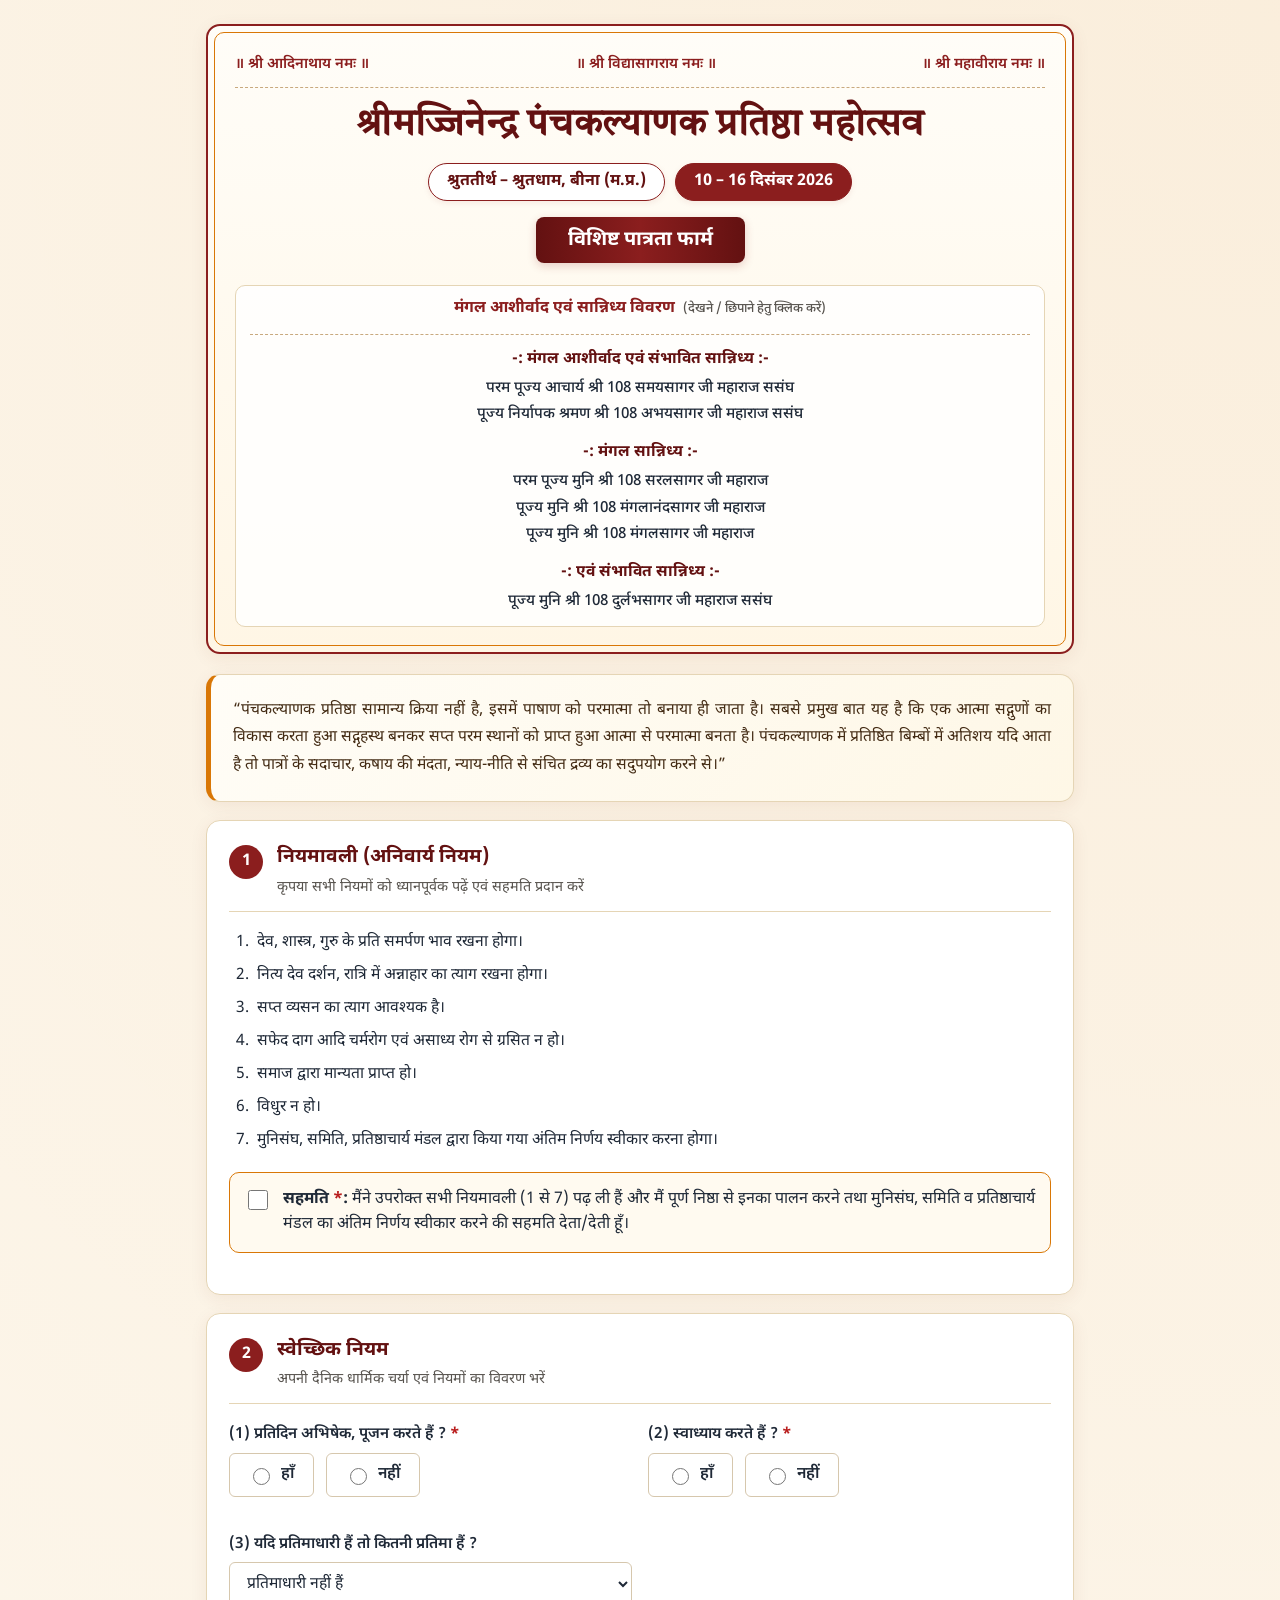
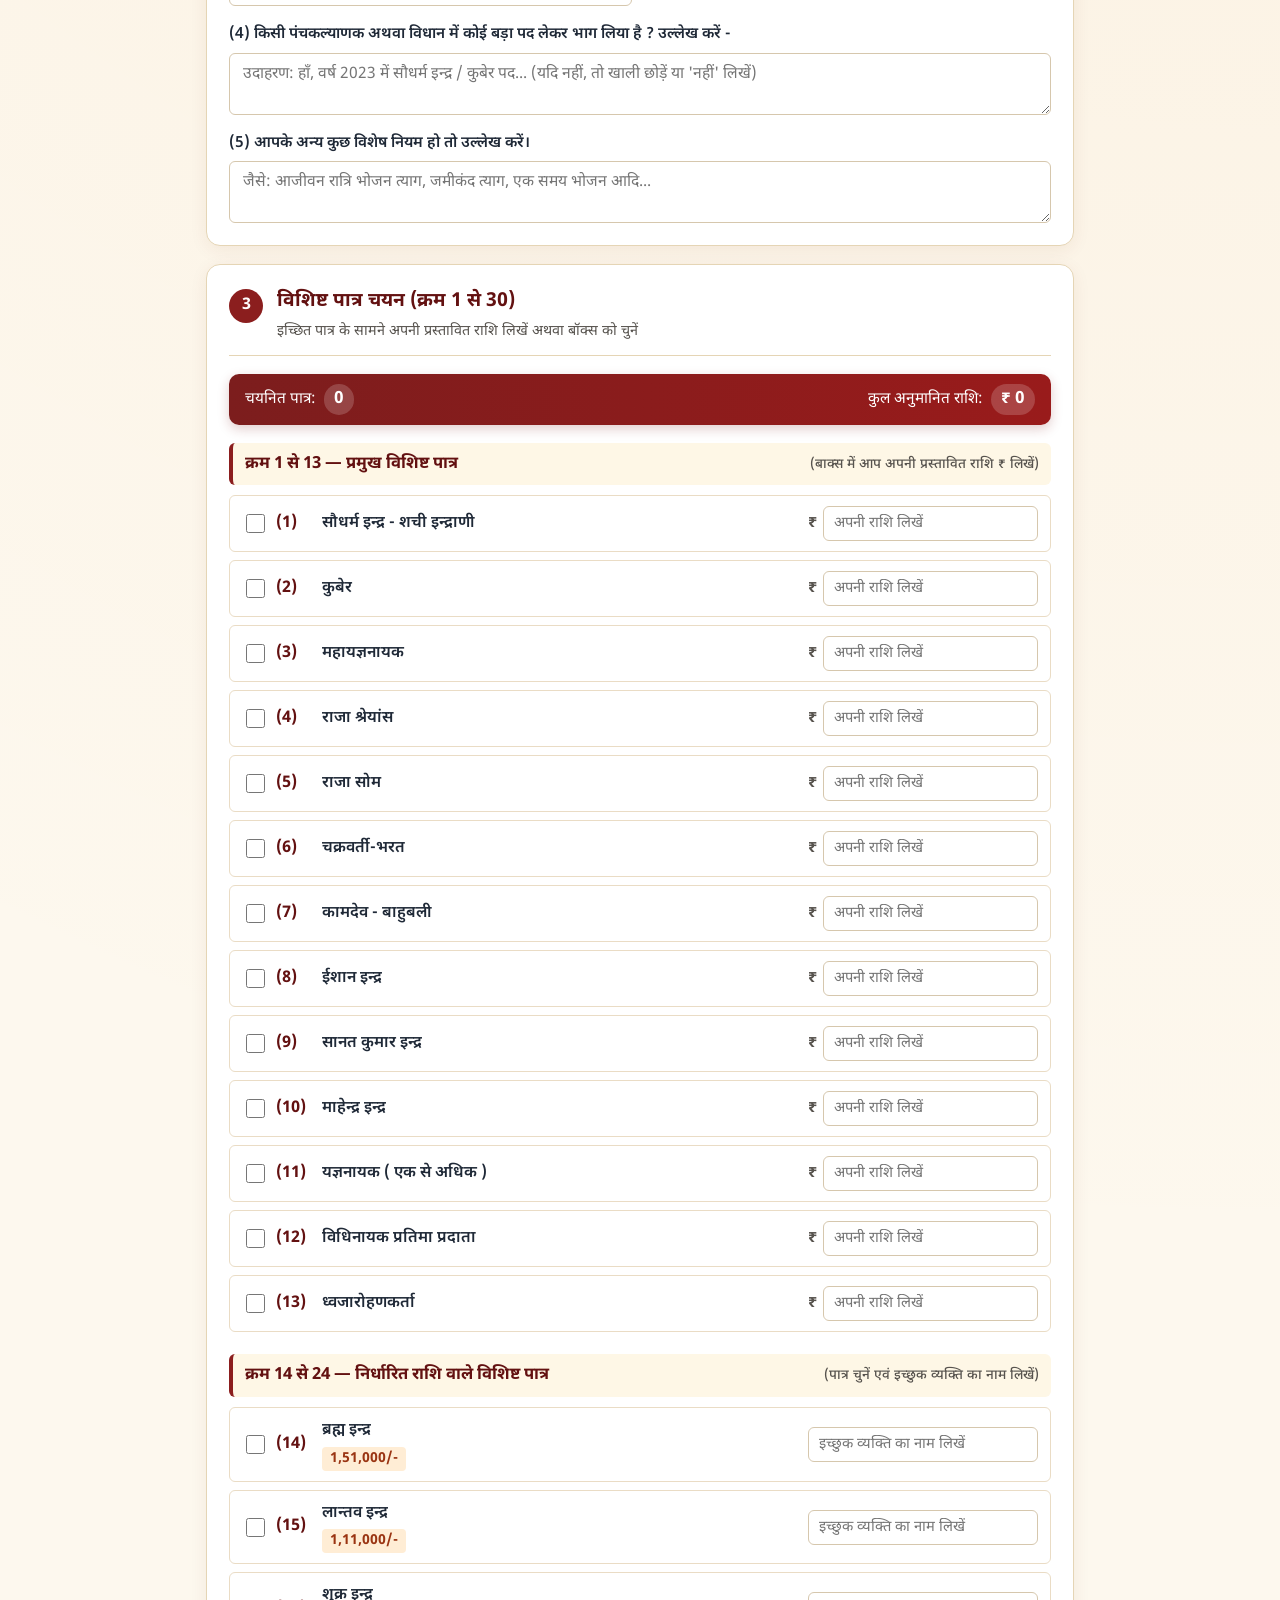
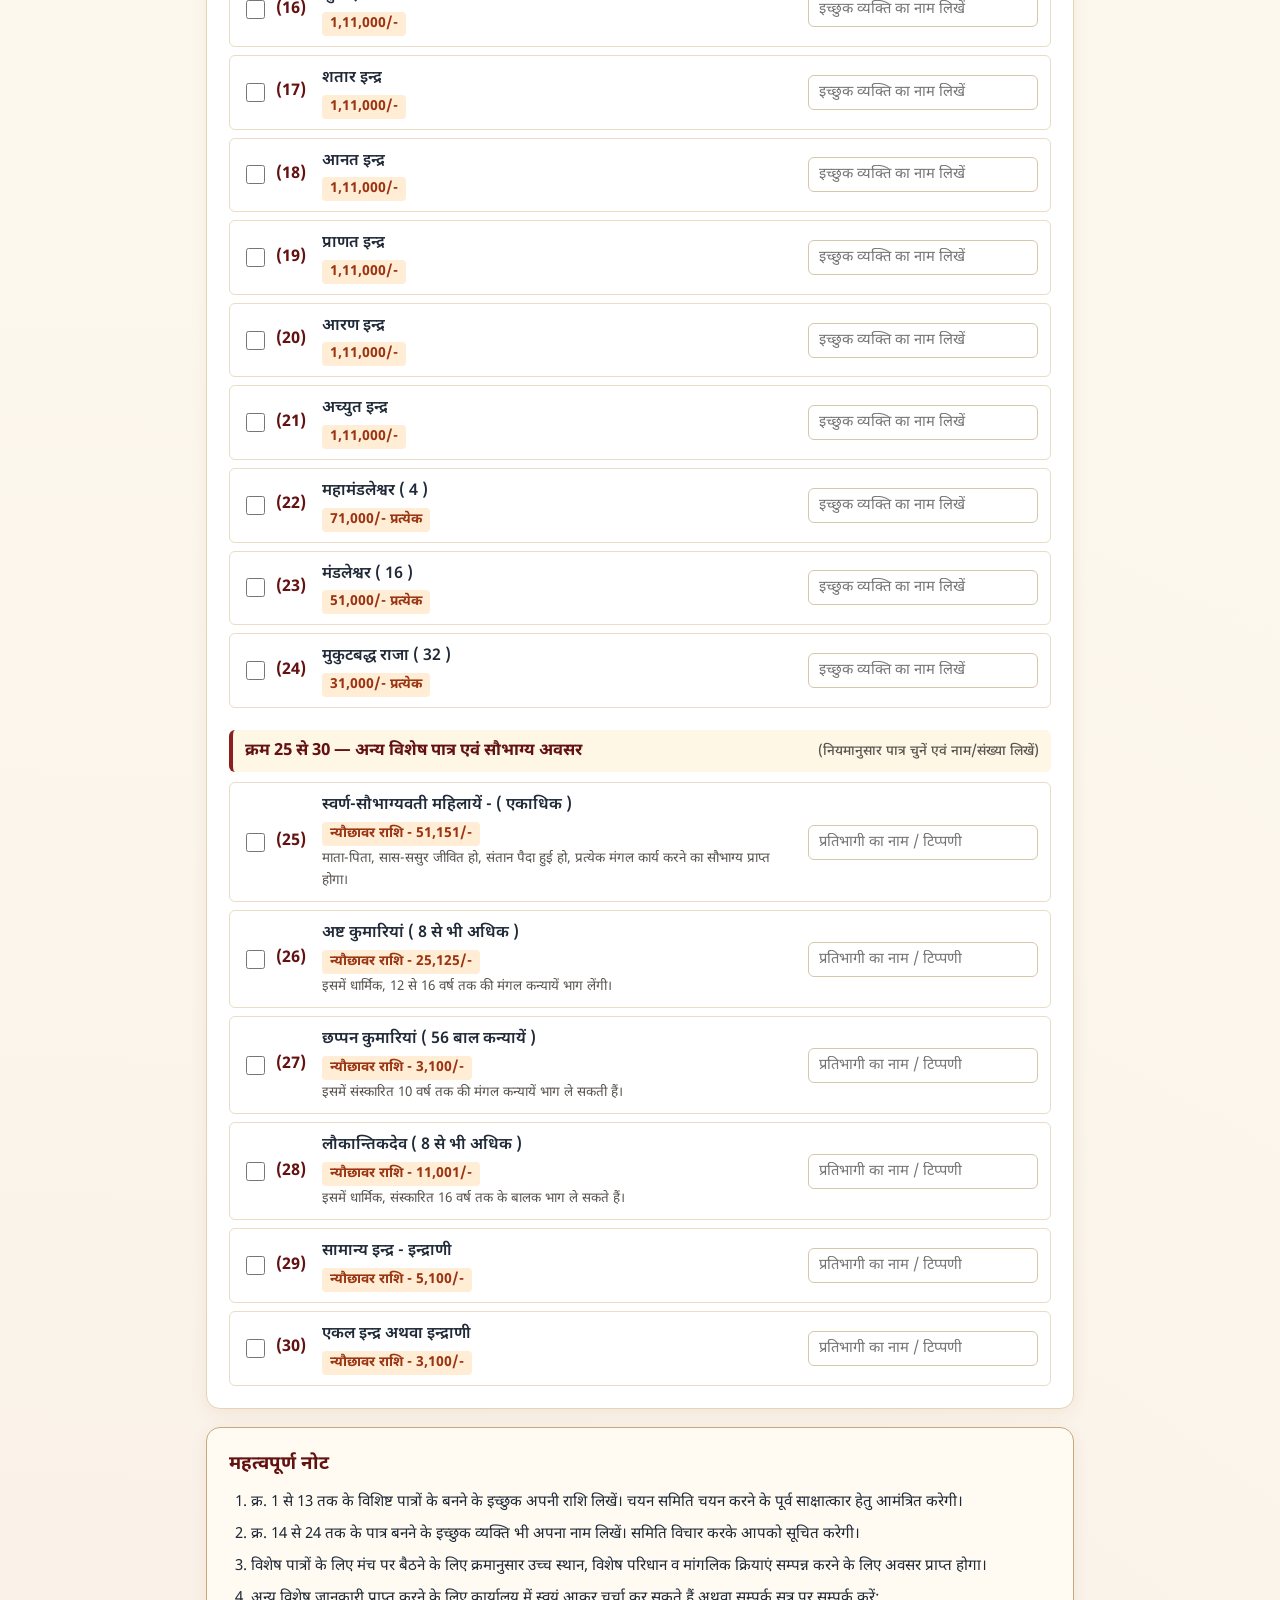
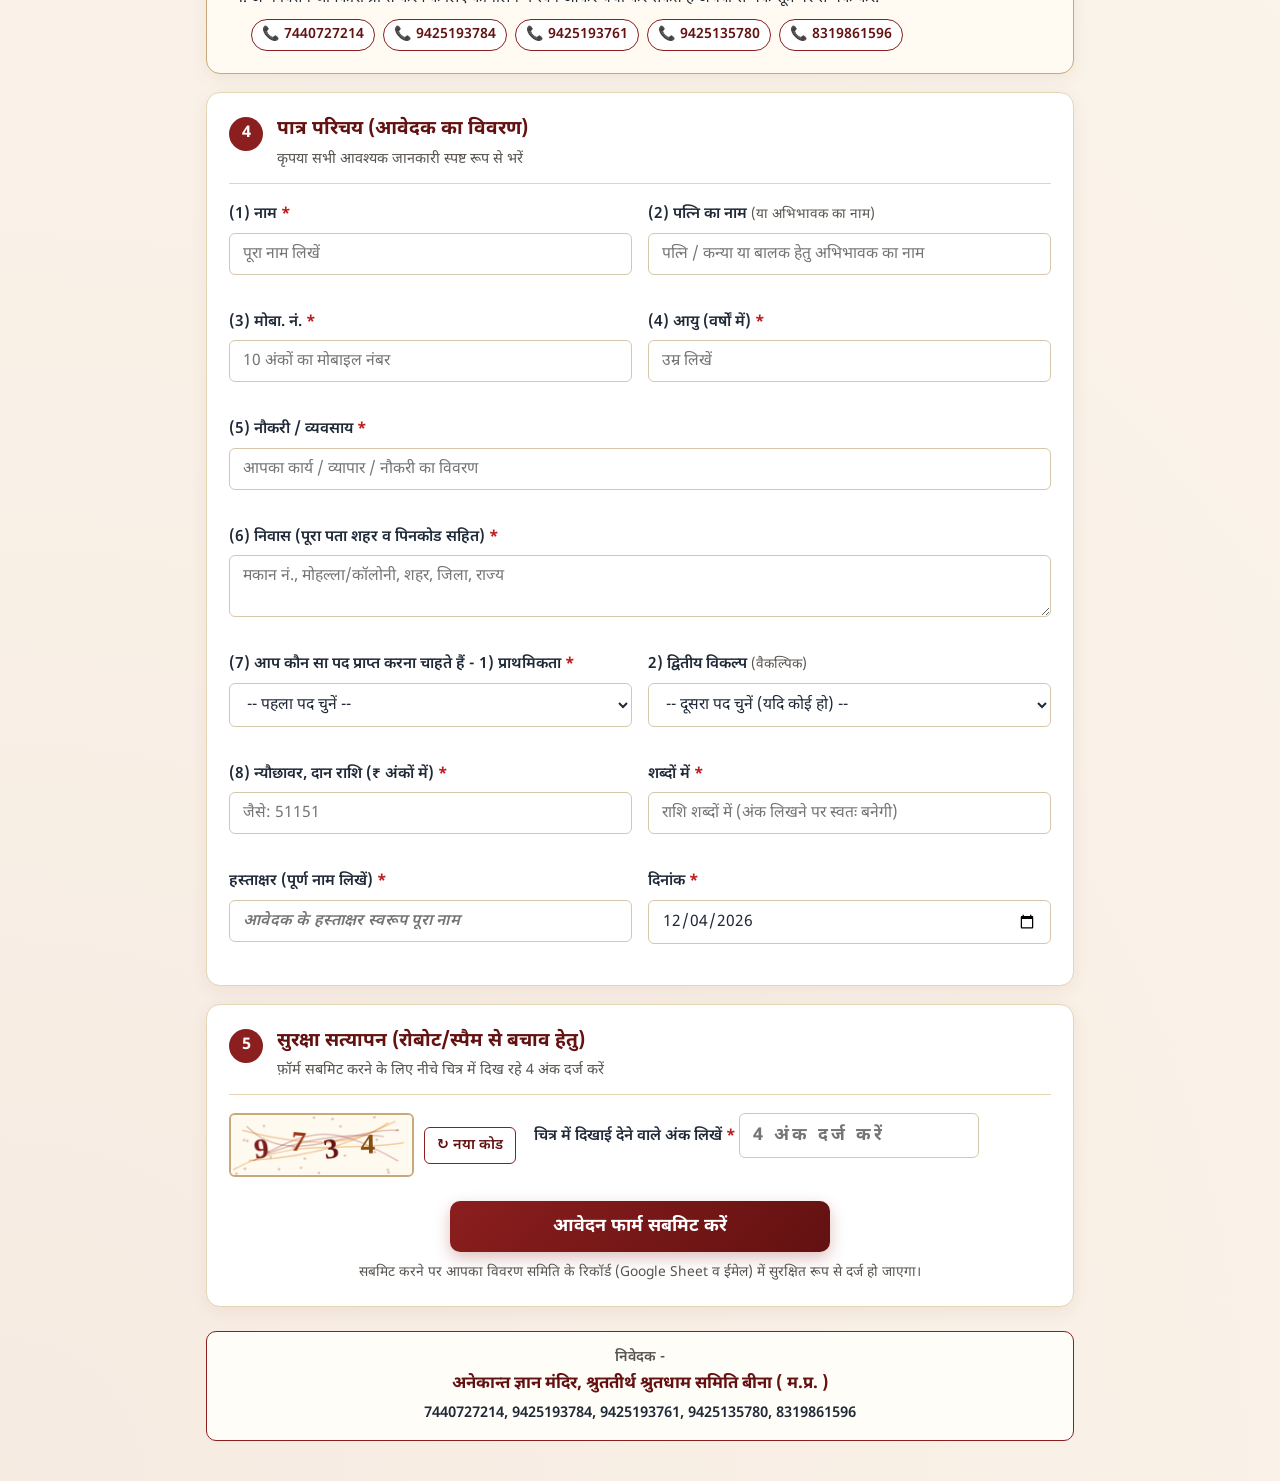
<file: index.html>
<!DOCTYPE html>
<html lang="hi">
<head>
  <meta charset="UTF-8" />
  <meta name="viewport" content="width=device-width, initial-scale=1.0" />
  <title>विशिष्ट पात्रता फार्म | श्रीमज्जिनेन्द्र पंचकल्याणक प्रतिष्ठा महोत्सव - बीना (म.प्र.)</title>
  <meta name="description" content="श्रीमज्जिनेन्द्र पंचकल्याणक प्रतिष्ठा महोत्सव, श्रुततीर्थ – श्रुतधाम, बीना (म.प्र.) (10–16 दिसंबर 2026) हेतु ऑनलाइन विशिष्ट पात्रता आवेदन फार्म।" />
  <link rel="preconnect" href="https://fonts.googleapis.com" />
  <link rel="preconnect" href="https://fonts.gstatic.com" crossorigin />
  <link href="https://fonts.googleapis.com/css2?family=Noto+Sans+Devanagari:wght@400;500;600;700;800&family=Tiro+Devanagari+Hindi:ital@0;1&display=swap" rel="stylesheet" />
  <link rel="stylesheet" href="styles.css" />
</head>
<body>
  <!-- Connection Mode Banner (Visible only in Demo Mode before Apps Script URL is set) -->
  <div id="demoBanner" class="demo-banner hidden" role="status">
    <div class="demo-banner-inner">
      <span class="demo-badge">डेमो मोड</span>
      <span>यह फ़ॉर्म अभी स्थानीय प्रीव्यू मोड में है। ईमेल (<strong>1001anujjain@gmail.com</strong> - <em>panchkalyanak</em> फ़ोल्डर) व Google Sheet से जोड़ने के लिए <code>config.js</code> में अपना Apps Script URL जोड़ें।</span>
    </div>
  </div>

  <div class="page-wrapper">
    <!-- Sacred Header Card (Matches Page 1 of Offline Form) -->
    <header class="mahotsav-header">
      <div class="header-double-border">
        <div class="invocations">
          <span>॥ श्री आदिनाथाय नमः ॥</span>
          <span>॥ श्री विद्यासागराय नमः ॥</span>
          <span>॥ श्री महावीराय नमः ॥</span>
        </div>

        <h1 class="mahotsav-title">श्रीमज्जिनेन्द्र पंचकल्याणक प्रतिष्ठा महोत्सव</h1>

        <div class="header-badges">
          <div class="ornate-pill">श्रुततीर्थ – श्रुतधाम, बीना (म.प्र.)</div>
          <div class="ornate-pill date-pill">10 – 16 दिसंबर 2026</div>
        </div>

        <div class="form-title-ribbon">
          <h2>विशिष्ट पात्रता फार्म</h2>
        </div>

        <!-- Blessings & Sannidhya -->
        <details class="sannidhya-details" open>
          <summary class="sannidhya-toggle">
            <span>मंगल आशीर्वाद एवं सान्निध्य विवरण</span>
            <span class="toggle-hint">(देखने / छिपाने हेतु क्लिक करें)</span>
          </summary>
          <div class="sannidhya-grid">
            <div class="sannidhya-block">
              <h3>-: मंगल आशीर्वाद एवं संभावित सान्निध्य :-</h3>
              <p>परम पूज्य आचार्य श्री 108 समयसागर जी महाराज ससंघ</p>
              <p>पूज्य निर्यापक श्रमण श्री 108 अभयसागर जी महाराज ससंघ</p>
            </div>
            <div class="sannidhya-block">
              <h3>-: मंगल सान्निध्य :-</h3>
              <p>परम पूज्य मुनि श्री 108 सरलसागर जी महाराज</p>
              <p>पूज्य मुनि श्री 108 मंगलानंदसागर जी महाराज</p>
              <p>पूज्य मुनि श्री 108 मंगलसागर जी महाराज</p>
            </div>
            <div class="sannidhya-block">
              <h3>-: एवं संभावित सान्निध्य :-</h3>
              <p>पूज्य मुनि श्री 108 दुर्लभसागर जी महाराज ससंघ</p>
            </div>
          </div>
        </details>
      </div>
    </header>

    <!-- Main Form Container -->
    <main id="formContainer">
      <!-- Intro Philosophy Banner (Page 2 top) -->
      <section class="card intro-quote-card" aria-label="महत्व एवं भावना">
        <p class="intro-quote">
          “पंचकल्याणक प्रतिष्ठा सामान्य क्रिया नहीं है, इसमें पाषाण को परमात्मा तो बनाया ही जाता है। सबसे प्रमुख बात यह है कि एक आत्मा सद्गुणों का विकास करता हुआ सद्गृहस्थ बनकर सप्त परम स्थानों को प्राप्त हुआ आत्मा से परमात्मा बनता है। पंचकल्याणक में प्रतिष्ठित बिम्बों में अतिशय यदि आता है तो पात्रों के सदाचार, कषाय की मंदता, न्याय-नीति से संचित द्रव्य का सदुपयोग करने से।”
        </p>
      </section>

      <form id="panchkalyanakForm" novalidate>
        <!-- Honeypot anti-bot field (hidden from real users) -->
        <div class="hp-field" aria-hidden="true">
          <label for="website_hp">Website</label>
          <input type="text" id="website_hp" name="website_hp" tabindex="-1" autocomplete="off" />
        </div>

        <!-- Section 1: Niyamavali (Mandatory Rules) -->
        <section class="card section-card" id="sec-niyamavali">
          <div class="section-heading">
            <span class="section-step">1</span>
            <div>
              <h3>नियमावली (अनिवार्य नियम)</h3>
              <p class="section-sub">कृपया सभी नियमों को ध्यानपूर्वक पढ़ें एवं सहमति प्रदान करें</p>
            </div>
          </div>

          <ol class="rules-list">
            <li>देव, शास्त्र, गुरु के प्रति समर्पण भाव रखना होगा।</li>
            <li>नित्य देव दर्शन, रात्रि में अन्नाहार का त्याग रखना होगा।</li>
            <li>सप्त व्यसन का त्याग आवश्यक है।</li>
            <li>सफेद दाग आदि चर्मरोग एवं असाध्य रोग से ग्रसित न हो।</li>
            <li>समाज द्वारा मान्यता प्राप्त हो।</li>
            <li>विधुर न हो।</li>
            <li>मुनिसंघ, समिति, प्रतिष्ठाचार्य मंडल द्वारा किया गया अंतिम निर्णय स्वीकार करना होगा।</li>
          </ol>

          <label class="consent-box" for="rulesAgreed">
            <input type="checkbox" id="rulesAgreed" name="rulesAgreed" required />
            <span>
              <strong>सहमति <span class="req">*</span>:</strong> मैंने उपरोक्त सभी नियमावली (1 से 7) पढ़ ली हैं और मैं पूर्ण निष्ठा से इनका पालन करने तथा मुनिसंघ, समिति व प्रतिष्ठाचार्य मंडल का अंतिम निर्णय स्वीकार करने की सहमति देता/देती हूँ।
            </span>
          </label>
          <div class="field-error" id="err-rulesAgreed"></div>
        </section>

        <!-- Section 2: Swechhik Niyam (Voluntary Rules) -->
        <section class="card section-card" id="sec-swechhik">
          <div class="section-heading">
            <span class="section-step">2</span>
            <div>
              <h3>स्वेच्छिक नियम</h3>
              <p class="section-sub">अपनी दैनिक धार्मिक चर्या एवं नियमों का विवरण भरें</p>
            </div>
          </div>

          <div class="voluntary-grid">
            <div class="form-group">
              <label class="group-label">(1) प्रतिदिन अभिषेक, पूजन करते हैं ? <span class="req">*</span></label>
              <div class="radio-row">
                <label class="radio-chip">
                  <input type="radio" name="abhishekPoojan" value="हाँ" required />
                  <span>हाँ</span>
                </label>
                <label class="radio-chip">
                  <input type="radio" name="abhishekPoojan" value="नहीं" />
                  <span>नहीं</span>
                </label>
              </div>
              <div class="field-error" id="err-abhishekPoojan"></div>
            </div>

            <div class="form-group">
              <label class="group-label">(2) स्वाध्याय करते हैं ? <span class="req">*</span></label>
              <div class="radio-row">
                <label class="radio-chip">
                  <input type="radio" name="swadhyay" value="हाँ" required />
                  <span>हाँ</span>
                </label>
                <label class="radio-chip">
                  <input type="radio" name="swadhyay" value="नहीं" />
                  <span>नहीं</span>
                </label>
              </div>
              <div class="field-error" id="err-swadhyay"></div>
            </div>

            <div class="form-group">
              <label for="pratimaCount" class="group-label">(3) यदि प्रतिमाधारी हैं तो कितनी प्रतिमा हैं ?</label>
              <select id="pratimaCount" name="pratimaCount" class="form-control">
                <option value="प्रतिमाधारी नहीं हैं">प्रतिमाधारी नहीं हैं</option>
                <option value="1 प्रतिमा">1 प्रतिमा</option>
                <option value="2 प्रतिमा">2 प्रतिमा</option>
                <option value="3 प्रतिमा">3 प्रतिमा</option>
                <option value="4 प्रतिमा">4 प्रतिमा</option>
                <option value="5 प्रतिमा">5 प्रतिमा</option>
                <option value="6 प्रतिमा">6 प्रतिमा</option>
                <option value="7 प्रतिमा">7 प्रतिमा</option>
                <option value="8 प्रतिमा">8 प्रतिमा</option>
                <option value="9 प्रतिमा">9 प्रतिमा</option>
                <option value="10 प्रतिमा">10 प्रतिमा</option>
                <option value="11 प्रतिमा">11 प्रतिमा</option>
              </select>
            </div>

            <div class="form-group full-width">
              <label for="previousPanchkalyanak" class="group-label">(4) किसी पंचकल्याणक अथवा विधान में कोई बड़ा पद लेकर भाग लिया है ? उल्लेख करें -</label>
              <textarea id="previousPanchkalyanak" name="previousPanchkalyanak" class="form-control" rows="2" placeholder="उदाहरण: हाँ, वर्ष 2023 में सौधर्म इन्द्र / कुबेर पद... (यदि नहीं, तो खाली छोड़ें या 'नहीं' लिखें)"></textarea>
            </div>

            <div class="form-group full-width">
              <label for="otherSpecialRules" class="group-label">(5) आपके अन्य कुछ विशेष नियम हो तो उल्लेख करें।</label>
              <textarea id="otherSpecialRules" name="otherSpecialRules" class="form-control" rows="2" placeholder="जैसे: आजीवन रात्रि भोजन त्याग, जमीकंद त्याग, एक समय भोजन आदि..."></textarea>
            </div>
          </div>
        </section>

        <!-- Section 3: Vishishta Patra (Items 1 to 30) -->
        <section class="card section-card" id="sec-patra">
          <div class="section-heading">
            <span class="section-step">3</span>
            <div>
              <h3>विशिष्ट पात्र चयन (क्रम 1 से 30)</h3>
              <p class="section-sub">इच्छित पात्र के सामने अपनी प्रस्तावित राशि लिखें अथवा बॉक्स को चुनें</p>
            </div>
          </div>

          <!-- Live Selection Summary Bar -->
          <div class="selection-summary-bar" id="selectionSummaryBar">
            <div class="summary-stat">
              <span class="summary-label">चयनित पात्र:</span>
              <strong id="selectedCountBadge">0</strong>
            </div>
            <div class="summary-stat">
              <span class="summary-label">कुल अनुमानित राशि:</span>
              <strong id="selectedTotalBadge">₹ 0</strong>
            </div>
          </div>

          <!-- Group A: 1 to 13 -->
          <div class="patra-group">
            <div class="patra-group-header">
              <h4>क्रम 1 से 13 — प्रमुख विशिष्ट पात्र</h4>
              <span class="group-hint">(बाक्स में आप अपनी प्रस्तावित राशि ₹ लिखें)</span>
            </div>
            <div id="patraGroupA" class="patra-list"></div>
          </div>

          <!-- Group B: 14 to 24 -->
          <div class="patra-group">
            <div class="patra-group-header">
              <h4>क्रम 14 से 24 — निर्धारित राशि वाले विशिष्ट पात्र</h4>
              <span class="group-hint">(पात्र चुनें एवं इच्छुक व्यक्ति का नाम लिखें)</span>
            </div>
            <div id="patraGroupB" class="patra-list"></div>
          </div>

          <!-- Group C: 25 to 30 -->
          <div class="patra-group">
            <div class="patra-group-header">
              <h4>क्रम 25 से 30 — अन्य विशेष पात्र एवं सौभाग्य अवसर</h4>
              <span class="group-hint">(नियमानुसार पात्र चुनें एवं नाम/संख्या लिखें)</span>
            </div>
            <div id="patraGroupC" class="patra-list"></div>
          </div>
        </section>

        <!-- Section 4: Important Notes -->
        <section class="card notes-card" id="sec-notes">
          <h3>महत्वपूर्ण नोट</h3>
          <ol class="notes-list">
            <li>क्र. 1 से 13 तक के विशिष्ट पात्रों के बनने के इच्छुक अपनी राशि लिखें। चयन समिति चयन करने के पूर्व साक्षात्कार हेतु आमंत्रित करेगी।</li>
            <li>क्र. 14 से 24 तक के पात्र बनने के इच्छुक व्यक्ति भी अपना नाम लिखें। समिति विचार करके आपको सूचित करेगी।</li>
            <li>विशेष पात्रों के लिए मंच पर बैठने के लिए क्रमानुसार उच्च स्थान, विशेष परिधान व मांगलिक क्रियाएं सम्पन्न करने के लिए अवसर प्राप्त होगा।</li>
            <li>
              अन्य विशेष जानकारी प्राप्त करने के लिए कार्यालय में स्वयं आकर चर्चा कर सकते हैं अथवा सम्पर्क सूत्र पर सम्पर्क करें:
              <div class="contact-chips">
                <a href="tel:7440727214" class="contact-chip">📞 7440727214</a>
                <a href="tel:9425193784" class="contact-chip">📞 9425193784</a>
                <a href="tel:9425193761" class="contact-chip">📞 9425193761</a>
                <a href="tel:9425135780" class="contact-chip">📞 9425135780</a>
                <a href="tel:8319861596" class="contact-chip">📞 8319861596</a>
              </div>
            </li>
          </ol>
        </section>

        <!-- Section 5: Patra Parichay (Applicant Details) -->
        <section class="card section-card" id="sec-parichay">
          <div class="section-heading">
            <span class="section-step">4</span>
            <div>
              <h3>पात्र परिचय (आवेदक का विवरण)</h3>
              <p class="section-sub">कृपया सभी आवश्यक जानकारी स्पष्ट रूप से भरें</p>
            </div>
          </div>

          <div class="parichay-grid">
            <div class="form-group">
              <label for="applicantName" class="group-label">(1) नाम <span class="req">*</span></label>
              <input type="text" id="applicantName" name="applicantName" class="form-control" required placeholder="पूरा नाम लिखें" />
              <div class="field-error" id="err-applicantName"></div>
            </div>

            <div class="form-group">
              <label for="spouseName" class="group-label">(2) पत्नि का नाम <span class="field-opt">(या अभिभावक का नाम)</span></label>
              <input type="text" id="spouseName" name="spouseName" class="form-control" placeholder="पत्नि / कन्या या बालक हेतु अभिभावक का नाम" />
            </div>

            <div class="form-group">
              <label for="mobileNumber" class="group-label">(3) मोबा. नं. <span class="req">*</span></label>
              <input type="tel" id="mobileNumber" name="mobileNumber" class="form-control" required maxlength="10" inputmode="numeric" placeholder="10 अंकों का मोबाइल नंबर" />
              <div class="field-error" id="err-mobileNumber"></div>
            </div>

            <div class="form-group">
              <label for="age" class="group-label">(4) आयु (वर्षों में) <span class="req">*</span></label>
              <input type="number" id="age" name="age" class="form-control" required min="1" max="120" placeholder="उम्र लिखें" />
              <div class="field-error" id="err-age"></div>
            </div>

            <div class="form-group full-width">
              <label for="occupation" class="group-label">(5) नौकरी / व्यवसाय <span class="req">*</span></label>
              <input type="text" id="occupation" name="occupation" class="form-control" required placeholder="आपका कार्य / व्यापार / नौकरी का विवरण" />
              <div class="field-error" id="err-occupation"></div>
            </div>

            <div class="form-group full-width">
              <label for="address" class="group-label">(6) निवास (पूरा पता शहर व पिनकोड सहित) <span class="req">*</span></label>
              <textarea id="address" name="address" class="form-control" rows="2" required placeholder="मकान नं., मोहल्ला/कॉलोनी, शहर, जिला, राज्य"></textarea>
              <div class="field-error" id="err-address"></div>
            </div>

            <div class="form-group">
              <label for="desiredRole1" class="group-label">(7) आप कौन सा पद प्राप्त करना चाहते हैं - 1) प्राथमिकता <span class="req">*</span></label>
              <select id="desiredRole1" name="desiredRole1" class="form-control" required>
                <option value="">-- पहला पद चुनें --</option>
              </select>
              <div class="field-error" id="err-desiredRole1"></div>
            </div>

            <div class="form-group">
              <label for="desiredRole2" class="group-label">2) द्वितीय विकल्प <span class="field-opt">(वैकल्पिक)</span></label>
              <select id="desiredRole2" name="desiredRole2" class="form-control">
                <option value="">-- दूसरा पद चुनें (यदि कोई हो) --</option>
              </select>
            </div>

            <div class="form-group">
              <label for="donationAmount" class="group-label">(8) न्यौछावर, दान राशि (₹ अंकों में) <span class="req">*</span></label>
              <input type="number" id="donationAmount" name="donationAmount" class="form-control" required min="0" placeholder="जैसे: 51151" />
              <div class="field-error" id="err-donationAmount"></div>
            </div>

            <div class="form-group">
              <label for="donationAmountWords" class="group-label">शब्दों में <span class="req">*</span></label>
              <input type="text" id="donationAmountWords" name="donationAmountWords" class="form-control" required placeholder="राशि शब्दों में (अंक लिखने पर स्वतः बनेगी)" />
              <div class="field-error" id="err-donationAmountWords"></div>
            </div>

            <div class="form-group">
              <label for="signature" class="group-label">हस्ताक्षर (पूर्ण नाम लिखें) <span class="req">*</span></label>
              <input type="text" id="signature" name="signature" class="form-control signature-input" required placeholder="आवेदक के हस्ताक्षर स्वरूप पूरा नाम" />
              <div class="field-error" id="err-signature"></div>
            </div>

            <div class="form-group">
              <label for="submissionDate" class="group-label">दिनांक <span class="req">*</span></label>
              <input type="date" id="submissionDate" name="submissionDate" class="form-control" required />
              <div class="field-error" id="err-submissionDate"></div>
            </div>
          </div>
        </section>

        <!-- Section 6: Simple CAPTCHA & Submit -->
        <section class="card section-card captcha-card" id="sec-captcha">
          <div class="section-heading">
            <span class="section-step">5</span>
            <div>
              <h3>सुरक्षा सत्यापन (रोबोट/स्पैम से बचाव हेतु)</h3>
              <p class="section-sub">फ़ॉर्म सबमिट करने के लिए नीचे चित्र में दिख रहे 4 अंक दर्ज करें</p>
            </div>
          </div>

          <div class="captcha-row">
            <div class="captcha-visual-box">
              <div id="captchaDisplay" class="captcha-display" aria-label="सुरक्षा कोड चित्र">
                <span class="captcha-loading">कोड लोड हो रहा है...</span>
              </div>
              <button type="button" id="refreshCaptchaBtn" class="btn-refresh-captcha" title="नया कोड प्राप्त करें">
                ↻ नया कोड
              </button>
            </div>

            <div class="captcha-input-wrap">
              <label for="captchaInput" class="group-label">चित्र में दिखाई देने वाले अंक लिखें <span class="req">*</span></label>
              <input type="text" id="captchaInput" name="captchaInput" class="form-control captcha-input" required maxlength="6" inputmode="numeric" autocomplete="off" placeholder="4 अंक दर्ज करें" />
              <div class="field-error" id="err-captchaInput"></div>
            </div>
          </div>

          <div id="formGlobalError" class="global-error hidden" role="alert"></div>

          <div class="submit-actions">
            <button type="submit" id="submitBtn" class="btn-submit">
              <span class="btn-text">आवेदन फार्म सबमिट करें</span>
              <span class="btn-spinner hidden" aria-hidden="true"></span>
            </button>
            <p class="submit-note">
              सबमिट करने पर आपका विवरण समिति के रिकॉर्ड (Google Sheet व ईमेल) में सुरक्षित रूप से दर्ज हो जाएगा।
            </p>
          </div>
        </section>
      </form>
    </main>

    <!-- Success / Confirmation Receipt View -->
    <section id="receiptView" class="card receipt-card hidden" aria-live="polite">
      <div class="receipt-badge">✓</div>
      <h2>आवेदन सफलतापूर्वक प्राप्त हुआ!</h2>
      <p class="receipt-subtitle">
        श्रीमज्जिनेन्द्र पंचकल्याणक प्रतिष्ठा महोत्सव - विशिष्ट पात्रता फार्म दर्ज कर लिया गया है।
      </p>

      <div class="receipt-ref-box">
        <span>आवेदन संदर्भ क्रमांक (Reference ID):</span>
        <strong id="receiptRefId">PK-2026-0000</strong>
      </div>

      <div id="receiptDemoNotice" class="receipt-demo-notice hidden">
        <strong>नोट (डेमो मोड):</strong> अभी Apps Script URL लिंक नहीं है, इसलिए यह केवल लोकल प्रीव्यू रसीद है। लाइव होने के बाद हर एंट्री सीधे <strong>1001anujjain@gmail.com</strong> (<em>panchkalyanak</em> फ़ोल्डर) व Google Sheet में जाएगी।
      </div>

      <div class="receipt-summary" id="receiptSummary"></div>

      <div class="receipt-actions no-print">
        <button type="button" id="printReceiptBtn" class="btn-secondary">🖨️ रसीद प्रिंट / PDF सेव करें</button>
        <button type="button" id="newFormBtn" class="btn-primary-outline">नया फॉर्म भरें</button>
      </div>
    </section>

    <!-- Footer (Nivedak from Page 1) -->
    <footer class="mahotsav-footer">
      <div class="footer-box">
        <p class="nivedak-label">निवेदक -</p>
        <p class="nivedak-name">अनेकान्त ज्ञान मंदिर, श्रुततीर्थ श्रुतधाम समिति बीना ( म.प्र. )</p>
        <p class="nivedak-phones">
          7440727214, 9425193784, 9425193761, 9425135780, 8319861596
        </p>
      </div>
    </footer>
  </div>

  <script src="config.js"></script>
  <script src="app.js"></script>
</body>
</html>
</file>
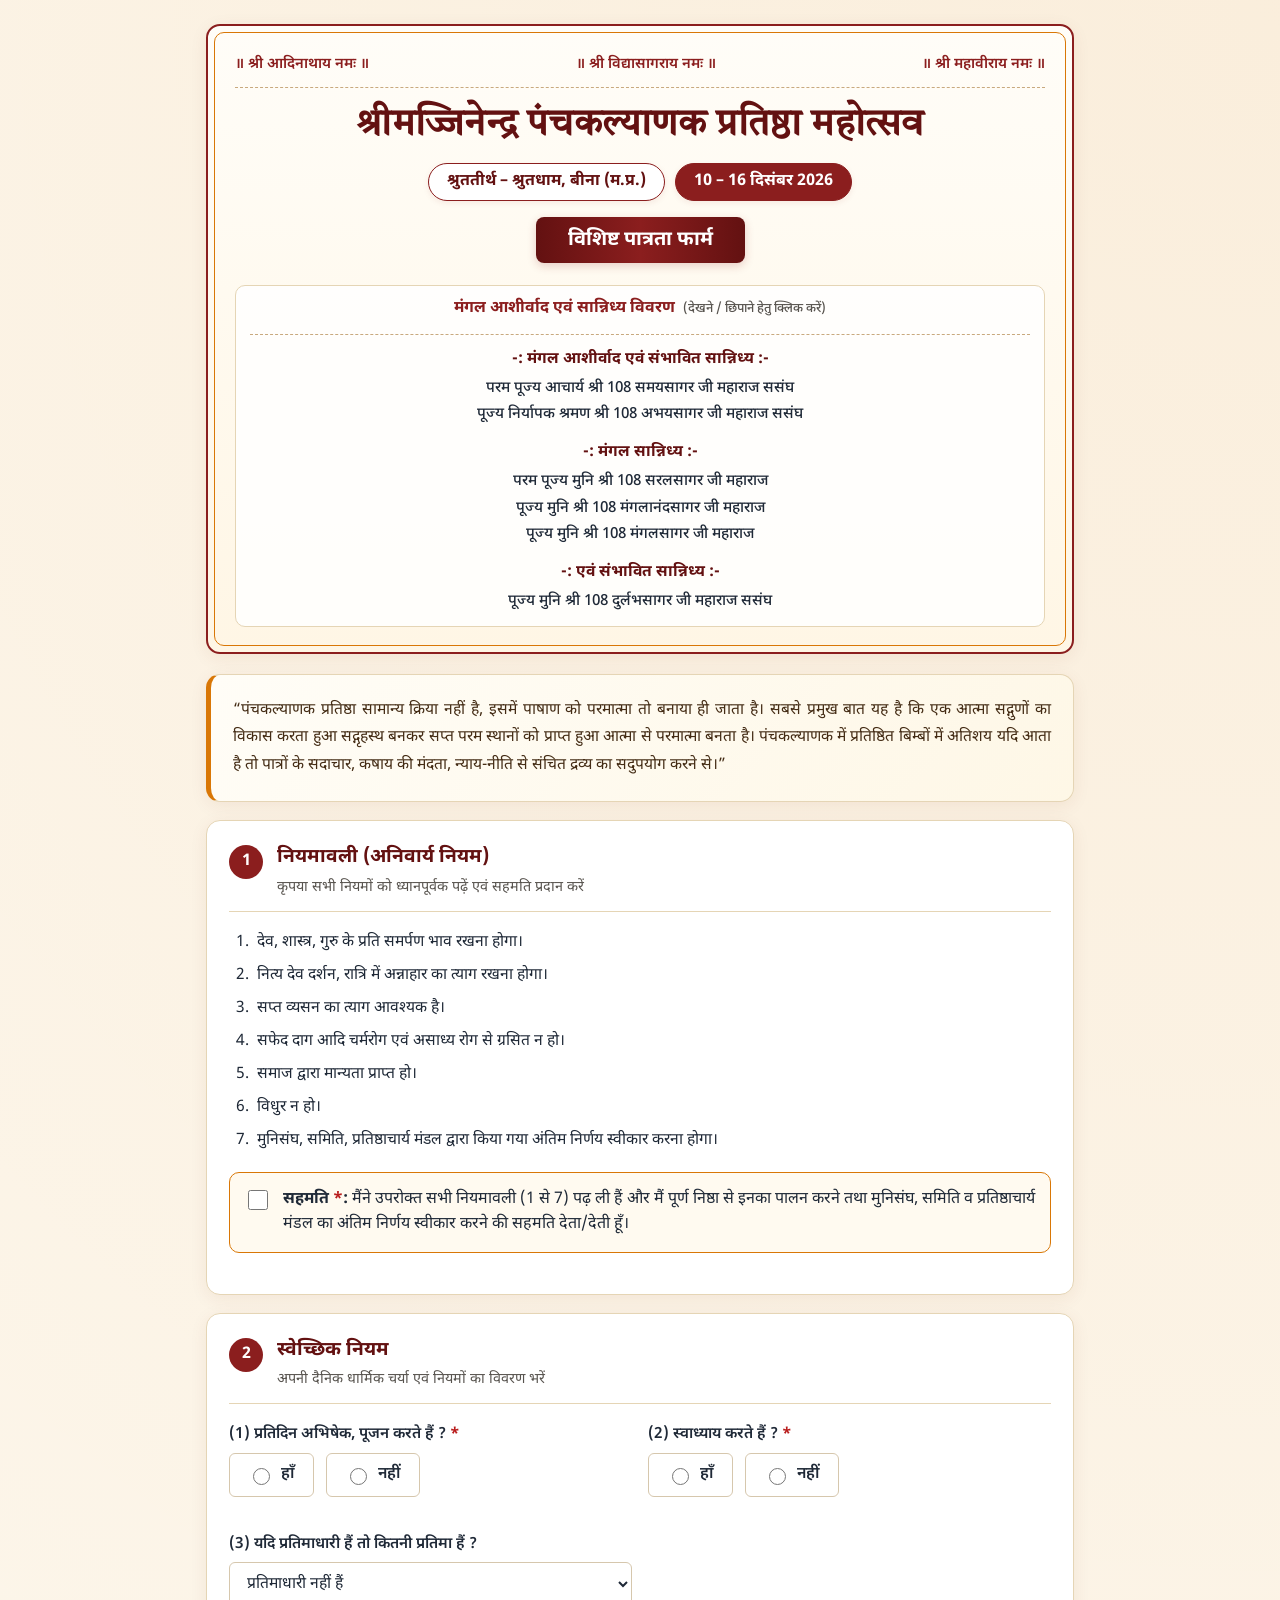
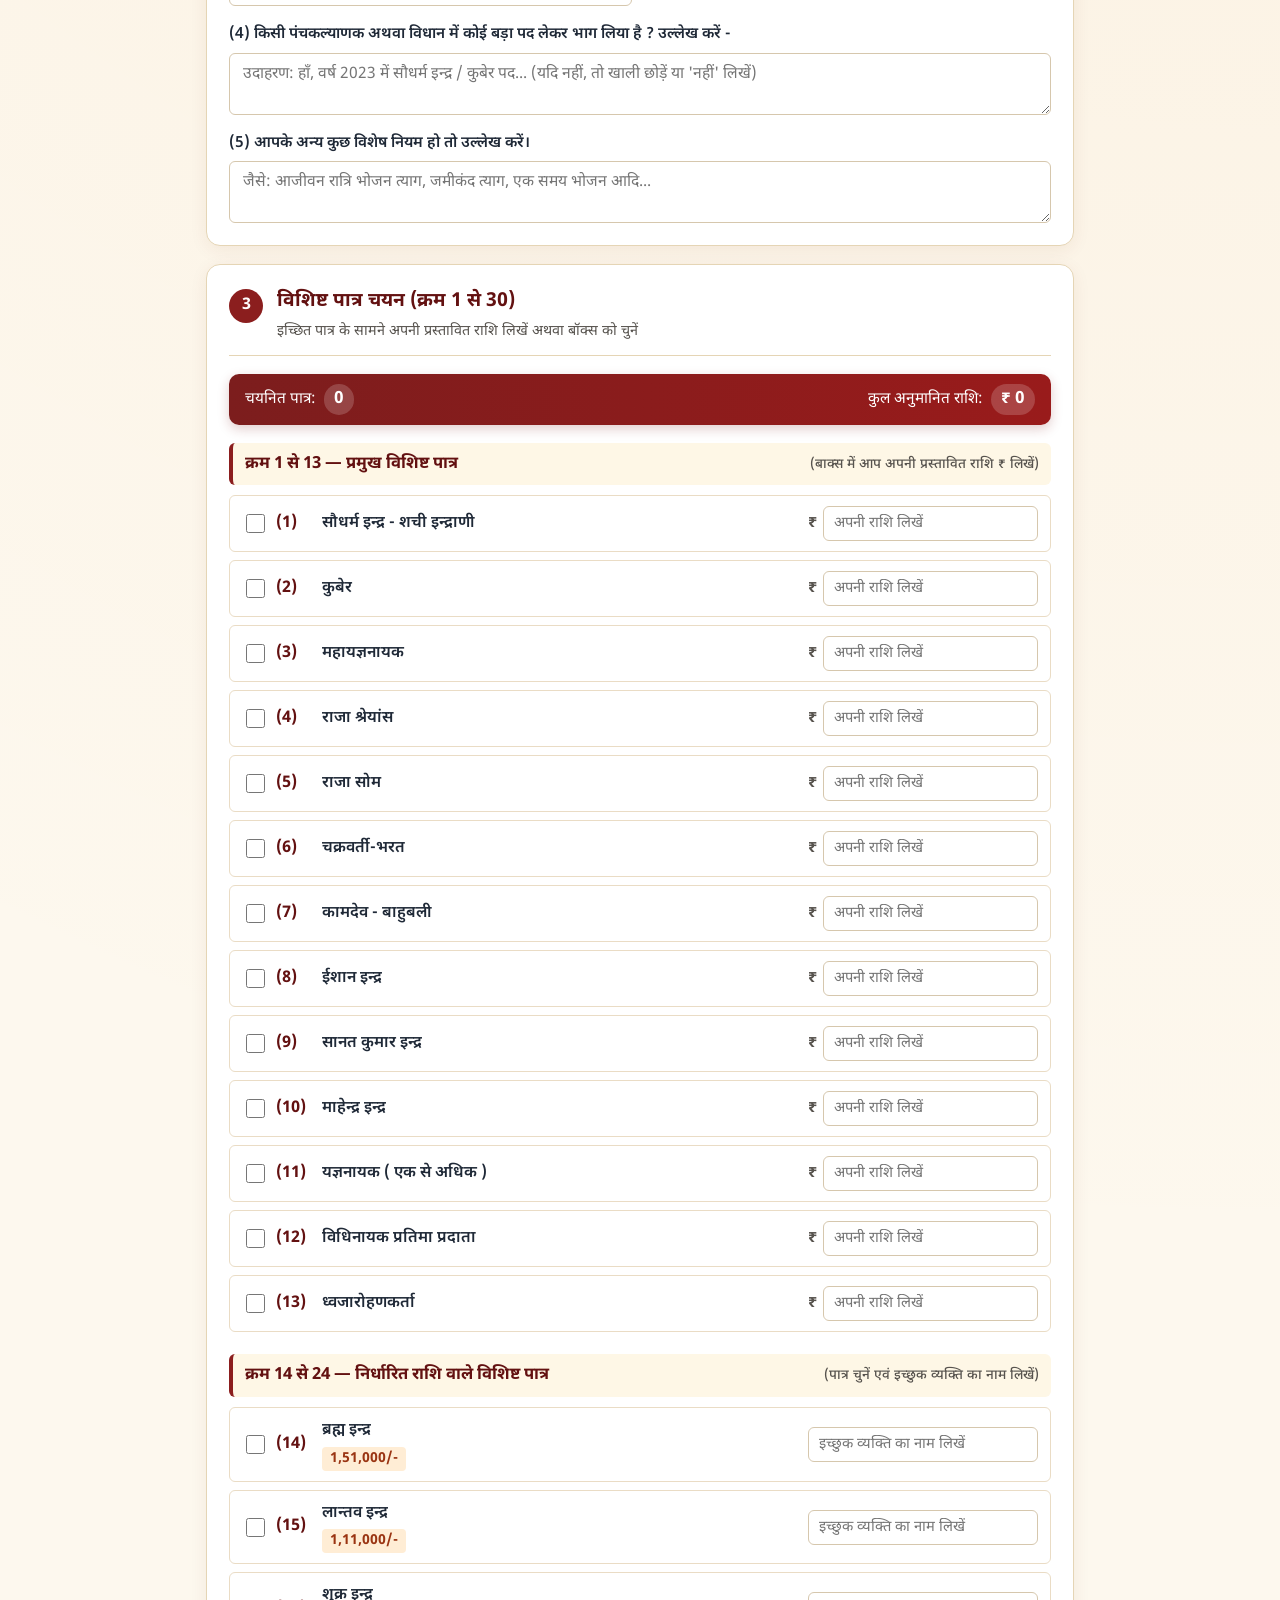
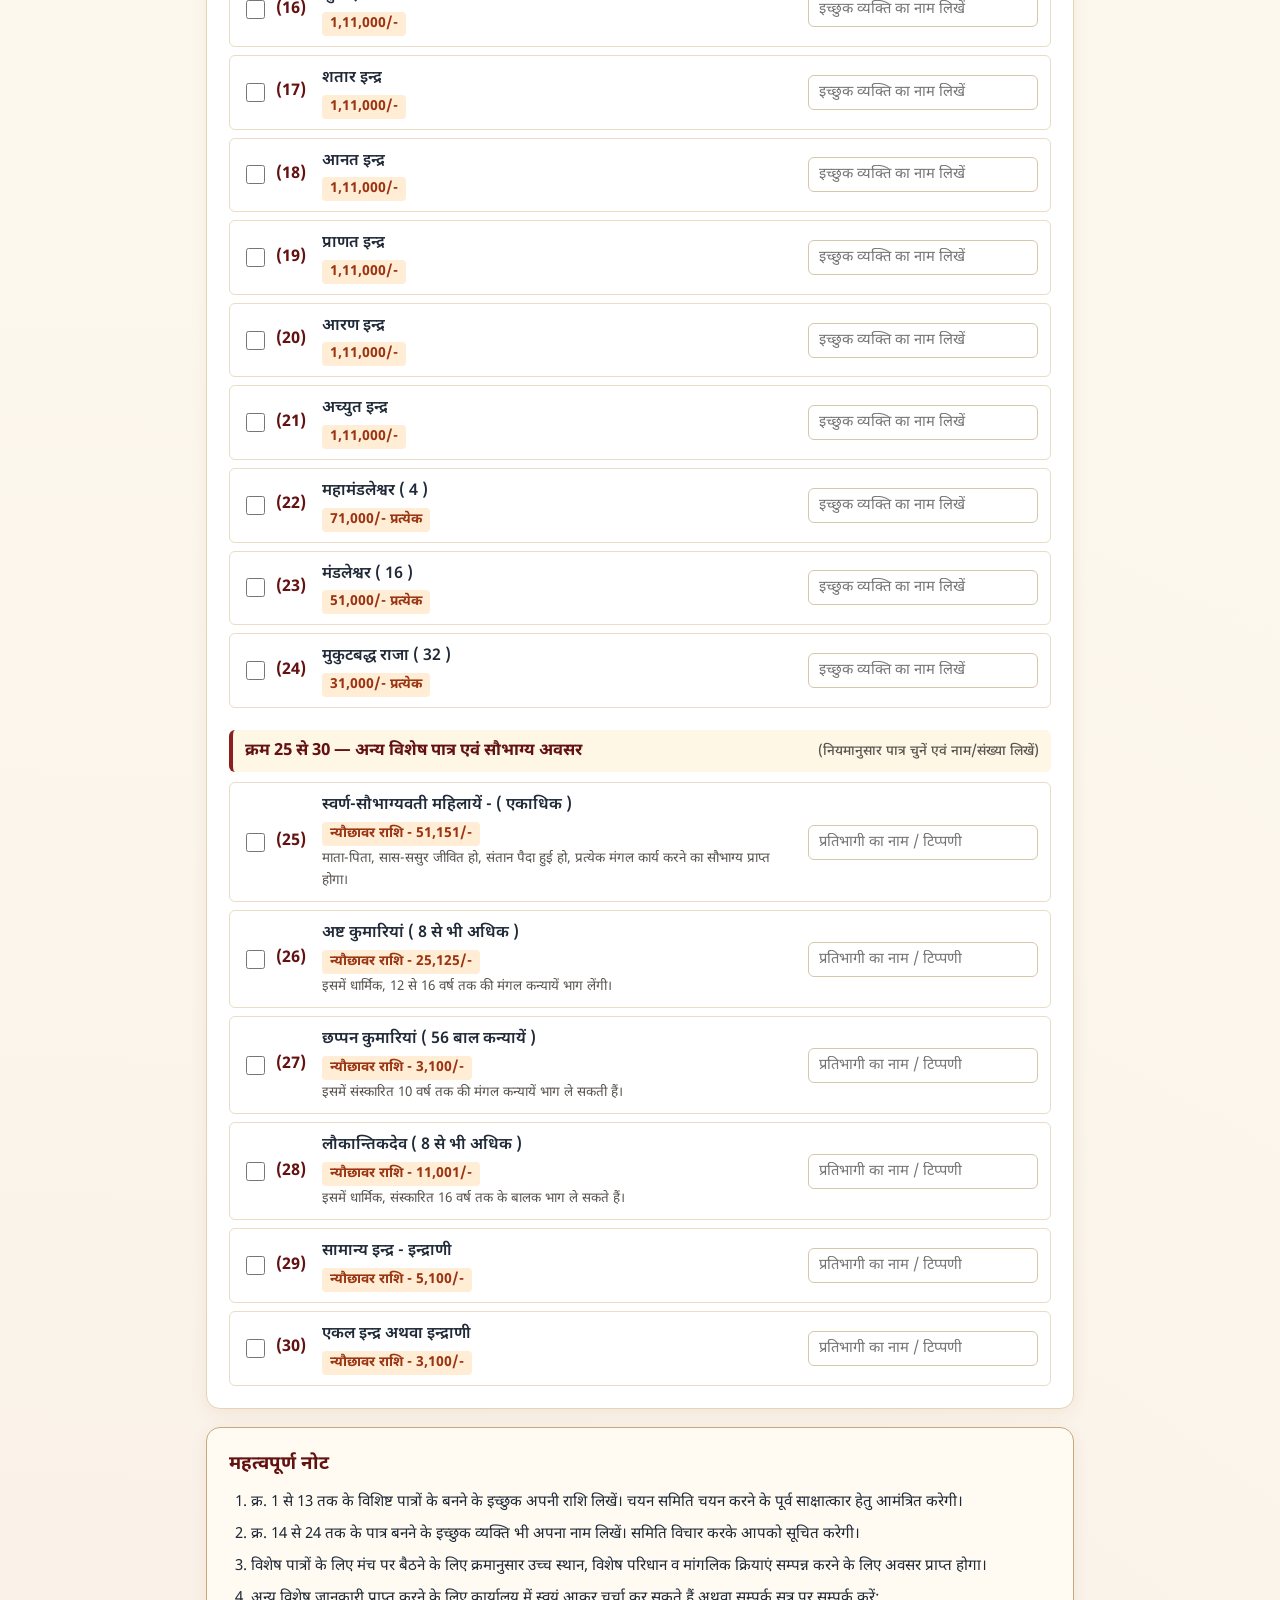
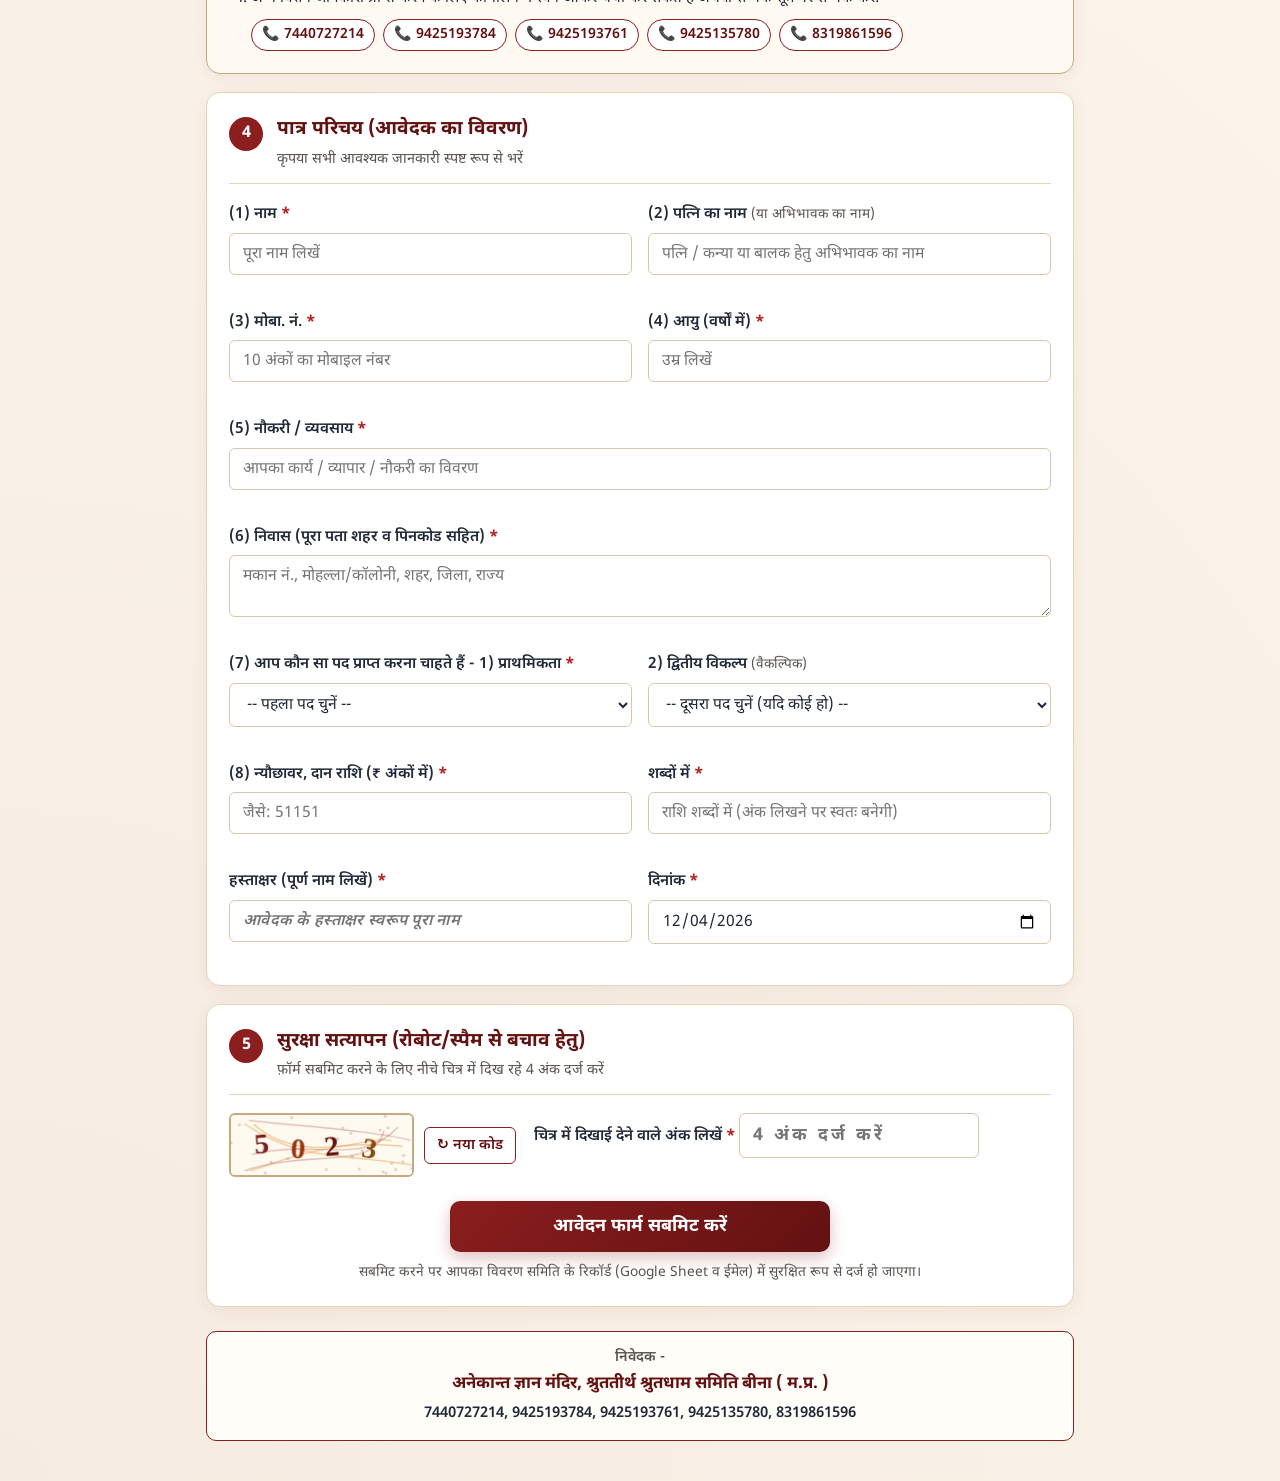
<file: google-apps-script/Index.html>
<!DOCTYPE html>
<html lang="hi">
<head>
  <meta charset="UTF-8" />
  <meta name="viewport" content="width=device-width, initial-scale=1.0" />
  <title>विशिष्ट पात्रता फार्म | श्रीमज्जिनेन्द्र पंचकल्याणक प्रतिष्ठा महोत्सव - बीना (म.प्र.)</title>
  <meta name="description" content="श्रीमज्जिनेन्द्र पंचकल्याणक प्रतिष्ठा महोत्सव, श्रुततीर्थ – श्रुतधाम, बीना (म.प्र.) (10–16 दिसंबर 2026) हेतु ऑनलाइन विशिष्ट पात्रता आवेदन फार्म।" />
  <link rel="preconnect" href="https://fonts.googleapis.com" />
  <link rel="preconnect" href="https://fonts.gstatic.com" crossorigin />
  <link href="https://fonts.googleapis.com/css2?family=Noto+Sans+Devanagari:wght@400;500;600;700;800&family=Tiro+Devanagari+Hindi:ital@0;1&display=swap" rel="stylesheet" />
  <style>
:root {
  --bg-page: #fdf8ee;
  --bg-card: #ffffff;
  --bg-subtle: #fffaf0;
  --primary: #8b1e1e;       /* Sacred Deep Maroon */
  --primary-dark: #631111;
  --accent: #d97706;        /* Saffron Gold */
  --accent-light: #fef3c7;
  --border: #e5d5b5;
  --border-strong: #c8a97e;
  --text-main: #1f2937;
  --text-muted: #57534e;
  --success: #15803d;
  --success-bg: #f0fdf4;
  --danger: #b91c1c;
  --danger-bg: #fef2f2;
  --radius-lg: 14px;
  --radius-md: 10px;
  --radius-sm: 6px;
  --shadow-card: 0 4px 18px rgba(107, 45, 20, 0.07);
}

*,
*::before,
*::after {
  box-sizing: border-box;
}

body {
  margin: 0;
  padding: 0;
  background-color: var(--bg-page);
  background-image: radial-gradient(circle at top right, rgba(217, 119, 6, 0.08), transparent 45%),
    radial-gradient(circle at bottom left, rgba(139, 30, 30, 0.06), transparent 45%);
  color: var(--text-main);
  font-family: "Noto Sans Devanagari", system-ui, -apple-system, "Segoe UI", Roboto, sans-serif;
  line-height: 1.6;
  font-size: 16px;
}

.hidden {
  display: none !important;
}

/* Demo Mode Banner */
.demo-banner {
  background: #fff7ed;
  border-bottom: 2px solid #f59e0b;
  color: #7c2d12;
  padding: 10px 16px;
  font-size: 0.9rem;
}

.demo-banner-inner {
  max-width: 900px;
  margin: 0 auto;
  display: flex;
  flex-wrap: wrap;
  align-items: center;
  gap: 8px;
}

.demo-badge {
  background: #d97706;
  color: #fff;
  padding: 2px 10px;
  border-radius: 999px;
  font-weight: 700;
  font-size: 0.8rem;
}

.demo-banner code {
  background: rgba(217, 119, 6, 0.14);
  padding: 1px 6px;
  border-radius: 4px;
  font-family: monospace;
}

/* Main Page Wrapper */
.page-wrapper {
  max-width: 900px;
  margin: 24px auto 40px;
  padding: 0 16px;
}

/* Header Card */
.mahotsav-header {
  background: linear-gradient(180deg, #fffdf8 0%, #fff6e5 100%);
  border: 2px solid var(--primary);
  border-radius: var(--radius-lg);
  padding: 6px;
  box-shadow: var(--shadow-card);
  margin-bottom: 20px;
}

.header-double-border {
  border: 1.5px solid var(--accent);
  border-radius: 10px;
  padding: 20px 20px 18px;
  text-align: center;
}

.invocations {
  display: flex;
  flex-wrap: wrap;
  justify-content: space-between;
  gap: 8px;
  font-size: 0.92rem;
  font-weight: 600;
  color: var(--primary);
  border-bottom: 1px dashed var(--border-strong);
  padding-bottom: 10px;
  margin-bottom: 14px;
}

.mahotsav-title {
  margin: 4px 0 14px;
  font-family: "Tiro Devanagari Hindi", "Noto Sans Devanagari", serif;
  font-size: clamp(1.55rem, 4vw, 2.3rem);
  font-weight: 700;
  color: var(--primary-dark);
  letter-spacing: 0.3px;
  line-height: 1.3;
}

.header-badges {
  display: flex;
  flex-wrap: wrap;
  justify-content: center;
  gap: 10px;
  margin-bottom: 16px;
}

.ornate-pill {
  background: #fff;
  border: 1.5px solid var(--primary);
  color: var(--primary-dark);
  padding: 5px 18px;
  border-radius: 999px;
  font-weight: 700;
  font-size: 1rem;
  box-shadow: 0 2px 6px rgba(139, 30, 30, 0.08);
}

.date-pill {
  background: var(--primary);
  color: #fff;
  border-color: var(--primary);
}

.form-title-ribbon {
  display: inline-block;
  background: linear-gradient(90deg, var(--primary-dark), var(--primary), var(--primary-dark));
  color: #fff;
  padding: 7px 32px;
  border-radius: 8px;
  margin-bottom: 14px;
  box-shadow: 0 3px 10px rgba(139, 30, 30, 0.2);
}

.form-title-ribbon h2 {
  margin: 0;
  font-size: 1.25rem;
  font-weight: 700;
}

/* Sannidhya Accordion */
.sannidhya-details {
  margin-top: 8px;
  background: rgba(255, 255, 255, 0.85);
  border: 1px solid var(--border);
  border-radius: var(--radius-md);
  padding: 10px 14px;
  text-align: center;
}

.sannidhya-toggle {
  cursor: pointer;
  font-weight: 700;
  color: var(--primary);
  display: flex;
  justify-content: center;
  align-items: center;
  gap: 8px;
  list-style: none;
}

.sannidhya-toggle::-webkit-details-marker {
  display: none;
}

.toggle-hint {
  font-size: 0.8rem;
  font-weight: 500;
  color: var(--text-muted);
}

.sannidhya-grid {
  margin-top: 12px;
  padding-top: 12px;
  border-top: 1px dashed var(--border-strong);
  display: grid;
  gap: 12px;
}

.sannidhya-block h3 {
  margin: 0 0 4px;
  font-size: 0.98rem;
  color: var(--primary-dark);
}

.sannidhya-block p {
  margin: 2px 0;
  font-size: 0.95rem;
  font-weight: 500;
}

/* Cards */
.card {
  background: var(--bg-card);
  border: 1px solid var(--border);
  border-radius: var(--radius-lg);
  padding: 22px;
  margin-bottom: 18px;
  box-shadow: var(--shadow-card);
}

.intro-quote-card {
  background: linear-gradient(135deg, #fffdf7 0%, #fef7e6 100%);
  border-left: 5px solid var(--accent);
}

.intro-quote {
  margin: 0;
  font-size: 0.98rem;
  color: #442c15;
  text-align: justify;
  line-height: 1.75;
}

.section-heading {
  display: flex;
  align-items: flex-start;
  gap: 14px;
  margin-bottom: 18px;
  padding-bottom: 12px;
  border-bottom: 1.5px solid var(--border);
}

.section-step {
  flex-shrink: 0;
  width: 34px;
  height: 34px;
  border-radius: 50%;
  background: var(--primary);
  color: #fff;
  display: flex;
  align-items: center;
  justify-content: center;
  font-weight: 700;
  font-size: 1rem;
  margin-top: 2px;
}

.section-heading h3 {
  margin: 0;
  font-size: 1.2rem;
  color: var(--primary-dark);
}

.section-sub {
  margin: 2px 0 0;
  font-size: 0.9rem;
  color: var(--text-muted);
}

/* Niyamavali Rules */
.rules-list {
  margin: 0 0 18px;
  padding-left: 24px;
  display: grid;
  gap: 8px;
}

.rules-list li {
  padding-left: 4px;
  font-size: 0.98rem;
}

.consent-box {
  display: flex;
  align-items: flex-start;
  gap: 12px;
  background: var(--bg-subtle);
  border: 1.5px solid var(--accent);
  border-radius: var(--radius-md);
  padding: 14px;
  cursor: pointer;
  transition: background-color 0.2s;
}

.consent-box:hover {
  background: #fef3c7;
}

.consent-box input[type="checkbox"] {
  width: 20px;
  height: 20px;
  margin-top: 3px;
  accent-color: var(--primary);
  flex-shrink: 0;
  cursor: pointer;
}

/* Form Controls */
.voluntary-grid,
.parichay-grid {
  display: grid;
  grid-template-columns: repeat(2, minmax(0, 1fr));
  gap: 16px;
}

.form-group {
  display: flex;
  flex-direction: column;
}

.form-group.full-width {
  grid-column: 1 / -1;
}

.group-label {
  font-weight: 600;
  margin-bottom: 6px;
  font-size: 0.96rem;
  color: var(--text-main);
}

.field-opt {
  font-weight: 400;
  font-size: 0.85rem;
  color: var(--text-muted);
}

.req {
  color: var(--danger);
  font-weight: 700;
}

.form-control {
  width: 100%;
  padding: 10px 13px;
  border: 1.5px solid #d6c7ad;
  border-radius: var(--radius-sm);
  font-family: inherit;
  font-size: 0.98rem;
  color: var(--text-main);
  background: #fff;
  transition: border-color 0.2s, box-shadow 0.2s;
}

.form-control:focus {
  outline: none;
  border-color: var(--primary);
  box-shadow: 0 0 0 3px rgba(139, 30, 30, 0.12);
}

.form-control.invalid {
  border-color: var(--danger);
  background: var(--danger-bg);
}

.signature-input {
  font-style: italic;
  font-weight: 600;
  letter-spacing: 0.3px;
}

/* Radio Chips */
.radio-row {
  display: flex;
  gap: 12px;
  flex-wrap: wrap;
}

.radio-chip {
  display: inline-flex;
  align-items: center;
  gap: 8px;
  padding: 8px 18px;
  border: 1.5px solid #d6c7ad;
  border-radius: var(--radius-sm);
  cursor: pointer;
  background: #fff;
  font-weight: 600;
  transition: all 0.15s;
}

.radio-chip:has(input:checked) {
  border-color: var(--primary);
  background: #fef2f2;
  color: var(--primary-dark);
}

.radio-chip input {
  accent-color: var(--primary);
  width: 17px;
  height: 17px;
  cursor: pointer;
}

/* Selection Summary Bar */
.selection-summary-bar {
  position: sticky;
  top: 8px;
  z-index: 20;
  background: linear-gradient(90deg, #7c1d1d, #991b1b);
  color: #fff;
  border-radius: var(--radius-md);
  padding: 10px 16px;
  margin-bottom: 18px;
  display: flex;
  flex-wrap: wrap;
  justify-content: space-between;
  align-items: center;
  gap: 12px;
  box-shadow: 0 4px 12px rgba(124, 29, 29, 0.22);
}

.summary-stat {
  display: flex;
  align-items: center;
  gap: 8px;
  font-size: 0.96rem;
}

.summary-stat strong {
  background: rgba(255, 255, 255, 0.18);
  padding: 2px 10px;
  border-radius: 999px;
  font-size: 1.05rem;
}

/* Patra Groups & Rows */
.patra-group {
  margin-bottom: 22px;
}

.patra-group:last-child {
  margin-bottom: 0;
}

.patra-group-header {
  display: flex;
  flex-wrap: wrap;
  justify-content: space-between;
  align-items: baseline;
  gap: 6px;
  background: #fef7e6;
  border-left: 4px solid var(--primary);
  padding: 8px 12px;
  border-radius: 6px;
  margin-bottom: 10px;
}

.patra-group-header h4 {
  margin: 0;
  font-size: 1.04rem;
  color: var(--primary-dark);
}

.group-hint {
  font-size: 0.85rem;
  color: var(--text-muted);
  font-weight: 500;
}

.patra-list {
  display: grid;
  gap: 8px;
}

.patra-row {
  display: grid;
  grid-template-columns: auto 1fr minmax(170px, 230px);
  align-items: center;
  gap: 12px;
  padding: 10px 12px;
  border: 1.5px solid #eadcc5;
  border-radius: var(--radius-sm);
  background: #fff;
  transition: border-color 0.2s, background-color 0.2s;
}

.patra-row.selected {
  border-color: var(--primary);
  background: #fff9f5;
}

.patra-check-wrap {
  display: flex;
  align-items: center;
  gap: 8px;
}

.patra-checkbox {
  width: 19px;
  height: 19px;
  accent-color: var(--primary);
  cursor: pointer;
}

.patra-num {
  font-weight: 700;
  color: var(--primary-dark);
  min-width: 34px;
}

.patra-info {
  display: flex;
  flex-direction: column;
}

.patra-title {
  font-weight: 600;
  color: var(--text-main);
}

.patra-desc {
  font-size: 0.84rem;
  color: var(--text-muted);
  margin-top: 2px;
}

.patra-fixed-fee {
  display: inline-block;
  margin-top: 3px;
  font-size: 0.86rem;
  font-weight: 700;
  color: #9a3412;
  background: #ffedd5;
  padding: 1px 8px;
  border-radius: 4px;
  width: fit-content;
}

.patra-input-box {
  display: flex;
  align-items: center;
  gap: 6px;
}

.currency-prefix {
  font-weight: 700;
  color: var(--text-muted);
}

.patra-amount-input,
.patra-note-input {
  width: 100%;
  padding: 7px 10px;
  border: 1.5px solid #d6c7ad;
  border-radius: 6px;
  font-family: inherit;
  font-size: 0.92rem;
}

.patra-amount-input:focus,
.patra-note-input:focus {
  outline: none;
  border-color: var(--primary);
}

/* Notes Card */
.notes-card {
  background: #fffbf2;
  border: 1.5px solid var(--border-strong);
}

.notes-card h3 {
  margin: 0 0 10px;
  color: var(--primary-dark);
}

.notes-list {
  margin: 0;
  padding-left: 22px;
  display: grid;
  gap: 8px;
  font-size: 0.95rem;
}

.contact-chips {
  display: flex;
  flex-wrap: wrap;
  gap: 8px;
  margin-top: 8px;
}

.contact-chip {
  display: inline-flex;
  align-items: center;
  gap: 4px;
  padding: 4px 10px;
  background: #fff;
  border: 1px solid var(--primary);
  color: var(--primary-dark);
  border-radius: 999px;
  text-decoration: none;
  font-weight: 600;
  font-size: 0.88rem;
}

.contact-chip:hover {
  background: var(--primary);
  color: #fff;
}

/* CAPTCHA Section */
.captcha-row {
  display: flex;
  flex-wrap: wrap;
  gap: 18px;
  align-items: flex-end;
  margin-bottom: 18px;
}

.captcha-visual-box {
  display: flex;
  align-items: center;
  gap: 10px;
}

.captcha-display {
  width: 185px;
  height: 64px;
  border: 2px solid var(--border-strong);
  border-radius: var(--radius-sm);
  background: #fffaf0;
  display: flex;
  align-items: center;
  justify-content: center;
  overflow: hidden;
  user-select: none;
}

.captcha-display svg,
.captcha-display canvas {
  width: 100%;
  height: 100%;
  display: block;
}

.captcha-loading {
  font-size: 0.82rem;
  color: var(--text-muted);
}

.btn-refresh-captcha {
  background: #fff;
  border: 1.5px solid var(--primary);
  color: var(--primary-dark);
  padding: 8px 12px;
  border-radius: var(--radius-sm);
  font-family: inherit;
  font-weight: 600;
  font-size: 0.9rem;
  cursor: pointer;
}

.btn-refresh-captcha:hover {
  background: #fef2f2;
}

.captcha-input-wrap {
  flex: 1;
  min-width: 210px;
}

.captcha-input {
  max-width: 240px;
  font-size: 1.1rem;
  font-weight: 700;
  letter-spacing: 3px;
}

/* Honeypot hidden field */
.hp-field {
  position: absolute;
  left: -9999px;
  width: 1px;
  height: 1px;
  overflow: hidden;
  opacity: 0;
  pointer-events: none;
}

/* Errors */
.field-error {
  color: var(--danger);
  font-size: 0.85rem;
  font-weight: 600;
  margin-top: 4px;
  min-height: 1.1em;
}

.global-error {
  background: var(--danger-bg);
  border: 1.5px solid var(--danger);
  color: var(--danger);
  padding: 12px 14px;
  border-radius: var(--radius-sm);
  margin-bottom: 16px;
  font-weight: 600;
}

/* Submit Button */
.submit-actions {
  text-align: center;
  padding-top: 6px;
}

.btn-submit {
  display: inline-flex;
  align-items: center;
  justify-content: center;
  gap: 10px;
  width: 100%;
  max-width: 380px;
  padding: 14px 28px;
  font-family: inherit;
  font-size: 1.12rem;
  font-weight: 700;
  color: #fff;
  background: linear-gradient(135deg, var(--primary) 0%, var(--primary-dark) 100%);
  border: none;
  border-radius: var(--radius-md);
  cursor: pointer;
  box-shadow: 0 6px 16px rgba(139, 30, 30, 0.28);
  transition: transform 0.15s, box-shadow 0.15s, opacity 0.15s;
}

.btn-submit:hover:not(:disabled) {
  transform: translateY(-1px);
  box-shadow: 0 8px 20px rgba(139, 30, 30, 0.34);
}

.btn-submit:disabled {
  opacity: 0.72;
  cursor: not-allowed;
}

.btn-spinner {
  width: 18px;
  height: 18px;
  border: 2.5px solid rgba(255, 255, 255, 0.4);
  border-top-color: #fff;
  border-radius: 50%;
  animation: spin 0.75s linear infinite;
}

@keyframes spin {
  to {
    transform: rotate(360deg);
  }
}

.submit-note {
  margin: 10px 0 0;
  font-size: 0.86rem;
  color: var(--text-muted);
}

/* Receipt View */
.receipt-card {
  text-align: center;
  border: 2px solid var(--success);
  background: #fff;
  padding: 28px 22px;
}

.receipt-badge {
  width: 60px;
  height: 60px;
  margin: 0 auto 12px;
  border-radius: 50%;
  background: var(--success);
  color: #fff;
  font-size: 2rem;
  font-weight: 700;
  display: flex;
  align-items: center;
  justify-content: center;
}

.receipt-card h2 {
  margin: 0 0 6px;
  color: var(--success);
}

.receipt-subtitle {
  margin: 0 0 16px;
  color: var(--text-muted);
}

.receipt-ref-box {
  display: inline-flex;
  flex-wrap: wrap;
  align-items: center;
  justify-content: center;
  gap: 8px;
  background: var(--success-bg);
  border: 1.5px solid #86efac;
  padding: 10px 20px;
  border-radius: var(--radius-md);
  margin-bottom: 18px;
}

.receipt-ref-box strong {
  color: var(--success);
  font-size: 1.15rem;
}

.receipt-demo-notice {
  background: #fffbeb;
  border: 1px solid #f59e0b;
  color: #92400e;
  padding: 10px 14px;
  border-radius: var(--radius-sm);
  margin-bottom: 18px;
  font-size: 0.9rem;
  text-align: left;
}

.receipt-summary {
  text-align: left;
  border: 1px solid var(--border);
  border-radius: var(--radius-md);
  padding: 16px;
  background: #fffcf6;
  margin-bottom: 20px;
}

.receipt-table {
  width: 100%;
  border-collapse: collapse;
  font-size: 0.94rem;
}

.receipt-table th,
.receipt-table td {
  padding: 8px 10px;
  border-bottom: 1px solid #efe4cf;
  vertical-align: top;
}

.receipt-table th {
  width: 36%;
  color: var(--primary-dark);
  text-align: left;
}

.receipt-actions {
  display: flex;
  flex-wrap: wrap;
  justify-content: center;
  gap: 12px;
}

.btn-secondary,
.btn-primary-outline {
  padding: 10px 20px;
  border-radius: var(--radius-sm);
  font-family: inherit;
  font-weight: 700;
  font-size: 0.96rem;
  cursor: pointer;
}

.btn-secondary {
  background: var(--primary);
  color: #fff;
  border: none;
}

.btn-primary-outline {
  background: #fff;
  color: var(--primary-dark);
  border: 1.5px solid var(--primary);
}

/* Footer */
.mahotsav-footer {
  margin-top: 24px;
  text-align: center;
}

.footer-box {
  background: #fffdf8;
  border: 1.5px solid var(--primary);
  border-radius: var(--radius-md);
  padding: 14px 18px;
}

.nivedak-label {
  margin: 0;
  font-size: 0.9rem;
  color: var(--text-muted);
  font-weight: 600;
}

.nivedak-name {
  margin: 2px 0 4px;
  font-weight: 700;
  color: var(--primary-dark);
  font-size: 1.05rem;
}

.nivedak-phones {
  margin: 0;
  font-weight: 600;
  font-size: 0.92rem;
  color: var(--text-main);
}

/* Responsive Mobile Adjustments */
@media (max-width: 700px) {
  .voluntary-grid,
  .parichay-grid {
    grid-template-columns: 1fr;
  }

  .patra-row {
    grid-template-columns: auto 1fr;
    gap: 8px 10px;
  }

  .patra-input-box {
    grid-column: 1 / -1;
    padding-left: 30px;
  }

  .invocations {
    justify-content: center;
    font-size: 0.85rem;
  }

  .card {
    padding: 16px;
  }
}

/* Print Styles for Confirmation Receipt */
@media print {
  body {
    background: #fff;
  }

  .demo-banner,
  .no-print,
  .sannidhya-details,
  #formContainer {
    display: none !important;
  }

  .receipt-card {
    border: 1.5px solid #000;
    box-shadow: none;
  }
}

</style>
</head>
<body>
  <!-- Connection Mode Banner (Visible only in Demo Mode before Apps Script URL is set) -->
  <div id="demoBanner" class="demo-banner hidden" role="status">
    <div class="demo-banner-inner">
      <span class="demo-badge">डेमो मोड</span>
      <span>यह फ़ॉर्म अभी स्थानीय प्रीव्यू मोड में है। ईमेल (<strong>1001anujjain@gmail.com</strong> - <em>panchkalyanak</em> फ़ोल्डर) व Google Sheet से जोड़ने के लिए <code>config.js</code> में अपना Apps Script URL जोड़ें।</span>
    </div>
  </div>

  <div class="page-wrapper">
    <!-- Sacred Header Card (Matches Page 1 of Offline Form) -->
    <header class="mahotsav-header">
      <div class="header-double-border">
        <div class="invocations">
          <span>॥ श्री आदिनाथाय नमः ॥</span>
          <span>॥ श्री विद्यासागराय नमः ॥</span>
          <span>॥ श्री महावीराय नमः ॥</span>
        </div>

        <h1 class="mahotsav-title">श्रीमज्जिनेन्द्र पंचकल्याणक प्रतिष्ठा महोत्सव</h1>

        <div class="header-badges">
          <div class="ornate-pill">श्रुततीर्थ – श्रुतधाम, बीना (म.प्र.)</div>
          <div class="ornate-pill date-pill">10 – 16 दिसंबर 2026</div>
        </div>

        <div class="form-title-ribbon">
          <h2>विशिष्ट पात्रता फार्म</h2>
        </div>

        <!-- Blessings & Sannidhya -->
        <details class="sannidhya-details" open>
          <summary class="sannidhya-toggle">
            <span>मंगल आशीर्वाद एवं सान्निध्य विवरण</span>
            <span class="toggle-hint">(देखने / छिपाने हेतु क्लिक करें)</span>
          </summary>
          <div class="sannidhya-grid">
            <div class="sannidhya-block">
              <h3>-: मंगल आशीर्वाद एवं संभावित सान्निध्य :-</h3>
              <p>परम पूज्य आचार्य श्री 108 समयसागर जी महाराज ससंघ</p>
              <p>पूज्य निर्यापक श्रमण श्री 108 अभयसागर जी महाराज ससंघ</p>
            </div>
            <div class="sannidhya-block">
              <h3>-: मंगल सान्निध्य :-</h3>
              <p>परम पूज्य मुनि श्री 108 सरलसागर जी महाराज</p>
              <p>पूज्य मुनि श्री 108 मंगलानंदसागर जी महाराज</p>
              <p>पूज्य मुनि श्री 108 मंगलसागर जी महाराज</p>
            </div>
            <div class="sannidhya-block">
              <h3>-: एवं संभावित सान्निध्य :-</h3>
              <p>पूज्य मुनि श्री 108 दुर्लभसागर जी महाराज ससंघ</p>
            </div>
          </div>
        </details>
      </div>
    </header>

    <!-- Main Form Container -->
    <main id="formContainer">
      <!-- Intro Philosophy Banner (Page 2 top) -->
      <section class="card intro-quote-card" aria-label="महत्व एवं भावना">
        <p class="intro-quote">
          “पंचकल्याणक प्रतिष्ठा सामान्य क्रिया नहीं है, इसमें पाषाण को परमात्मा तो बनाया ही जाता है। सबसे प्रमुख बात यह है कि एक आत्मा सद्गुणों का विकास करता हुआ सद्गृहस्थ बनकर सप्त परम स्थानों को प्राप्त हुआ आत्मा से परमात्मा बनता है। पंचकल्याणक में प्रतिष्ठित बिम्बों में अतिशय यदि आता है तो पात्रों के सदाचार, कषाय की मंदता, न्याय-नीति से संचित द्रव्य का सदुपयोग करने से।”
        </p>
      </section>

      <form id="panchkalyanakForm" novalidate>
        <!-- Honeypot anti-bot field (hidden from real users) -->
        <div class="hp-field" aria-hidden="true">
          <label for="website_hp">Website</label>
          <input type="text" id="website_hp" name="website_hp" tabindex="-1" autocomplete="off" />
        </div>

        <!-- Section 1: Niyamavali (Mandatory Rules) -->
        <section class="card section-card" id="sec-niyamavali">
          <div class="section-heading">
            <span class="section-step">1</span>
            <div>
              <h3>नियमावली (अनिवार्य नियम)</h3>
              <p class="section-sub">कृपया सभी नियमों को ध्यानपूर्वक पढ़ें एवं सहमति प्रदान करें</p>
            </div>
          </div>

          <ol class="rules-list">
            <li>देव, शास्त्र, गुरु के प्रति समर्पण भाव रखना होगा।</li>
            <li>नित्य देव दर्शन, रात्रि में अन्नाहार का त्याग रखना होगा।</li>
            <li>सप्त व्यसन का त्याग आवश्यक है।</li>
            <li>सफेद दाग आदि चर्मरोग एवं असाध्य रोग से ग्रसित न हो।</li>
            <li>समाज द्वारा मान्यता प्राप्त हो।</li>
            <li>विधुर न हो।</li>
            <li>मुनिसंघ, समिति, प्रतिष्ठाचार्य मंडल द्वारा किया गया अंतिम निर्णय स्वीकार करना होगा।</li>
          </ol>

          <label class="consent-box" for="rulesAgreed">
            <input type="checkbox" id="rulesAgreed" name="rulesAgreed" required />
            <span>
              <strong>सहमति <span class="req">*</span>:</strong> मैंने उपरोक्त सभी नियमावली (1 से 7) पढ़ ली हैं और मैं पूर्ण निष्ठा से इनका पालन करने तथा मुनिसंघ, समिति व प्रतिष्ठाचार्य मंडल का अंतिम निर्णय स्वीकार करने की सहमति देता/देती हूँ।
            </span>
          </label>
          <div class="field-error" id="err-rulesAgreed"></div>
        </section>

        <!-- Section 2: Swechhik Niyam (Voluntary Rules) -->
        <section class="card section-card" id="sec-swechhik">
          <div class="section-heading">
            <span class="section-step">2</span>
            <div>
              <h3>स्वेच्छिक नियम</h3>
              <p class="section-sub">अपनी दैनिक धार्मिक चर्या एवं नियमों का विवरण भरें</p>
            </div>
          </div>

          <div class="voluntary-grid">
            <div class="form-group">
              <label class="group-label">(1) प्रतिदिन अभिषेक, पूजन करते हैं ? <span class="req">*</span></label>
              <div class="radio-row">
                <label class="radio-chip">
                  <input type="radio" name="abhishekPoojan" value="हाँ" required />
                  <span>हाँ</span>
                </label>
                <label class="radio-chip">
                  <input type="radio" name="abhishekPoojan" value="नहीं" />
                  <span>नहीं</span>
                </label>
              </div>
              <div class="field-error" id="err-abhishekPoojan"></div>
            </div>

            <div class="form-group">
              <label class="group-label">(2) स्वाध्याय करते हैं ? <span class="req">*</span></label>
              <div class="radio-row">
                <label class="radio-chip">
                  <input type="radio" name="swadhyay" value="हाँ" required />
                  <span>हाँ</span>
                </label>
                <label class="radio-chip">
                  <input type="radio" name="swadhyay" value="नहीं" />
                  <span>नहीं</span>
                </label>
              </div>
              <div class="field-error" id="err-swadhyay"></div>
            </div>

            <div class="form-group">
              <label for="pratimaCount" class="group-label">(3) यदि प्रतिमाधारी हैं तो कितनी प्रतिमा हैं ?</label>
              <select id="pratimaCount" name="pratimaCount" class="form-control">
                <option value="प्रतिमाधारी नहीं हैं">प्रतिमाधारी नहीं हैं</option>
                <option value="1 प्रतिमा">1 प्रतिमा</option>
                <option value="2 प्रतिमा">2 प्रतिमा</option>
                <option value="3 प्रतिमा">3 प्रतिमा</option>
                <option value="4 प्रतिमा">4 प्रतिमा</option>
                <option value="5 प्रतिमा">5 प्रतिमा</option>
                <option value="6 प्रतिमा">6 प्रतिमा</option>
                <option value="7 प्रतिमा">7 प्रतिमा</option>
                <option value="8 प्रतिमा">8 प्रतिमा</option>
                <option value="9 प्रतिमा">9 प्रतिमा</option>
                <option value="10 प्रतिमा">10 प्रतिमा</option>
                <option value="11 प्रतिमा">11 प्रतिमा</option>
              </select>
            </div>

            <div class="form-group full-width">
              <label for="previousPanchkalyanak" class="group-label">(4) किसी पंचकल्याणक अथवा विधान में कोई बड़ा पद लेकर भाग लिया है ? उल्लेख करें -</label>
              <textarea id="previousPanchkalyanak" name="previousPanchkalyanak" class="form-control" rows="2" placeholder="उदाहरण: हाँ, वर्ष 2023 में सौधर्म इन्द्र / कुबेर पद... (यदि नहीं, तो खाली छोड़ें या 'नहीं' लिखें)"></textarea>
            </div>

            <div class="form-group full-width">
              <label for="otherSpecialRules" class="group-label">(5) आपके अन्य कुछ विशेष नियम हो तो उल्लेख करें।</label>
              <textarea id="otherSpecialRules" name="otherSpecialRules" class="form-control" rows="2" placeholder="जैसे: आजीवन रात्रि भोजन त्याग, जमीकंद त्याग, एक समय भोजन आदि..."></textarea>
            </div>
          </div>
        </section>

        <!-- Section 3: Vishishta Patra (Items 1 to 30) -->
        <section class="card section-card" id="sec-patra">
          <div class="section-heading">
            <span class="section-step">3</span>
            <div>
              <h3>विशिष्ट पात्र चयन (क्रम 1 से 30)</h3>
              <p class="section-sub">इच्छित पात्र के सामने अपनी प्रस्तावित राशि लिखें अथवा बॉक्स को चुनें</p>
            </div>
          </div>

          <!-- Live Selection Summary Bar -->
          <div class="selection-summary-bar" id="selectionSummaryBar">
            <div class="summary-stat">
              <span class="summary-label">चयनित पात्र:</span>
              <strong id="selectedCountBadge">0</strong>
            </div>
            <div class="summary-stat">
              <span class="summary-label">कुल अनुमानित राशि:</span>
              <strong id="selectedTotalBadge">₹ 0</strong>
            </div>
          </div>

          <!-- Group A: 1 to 13 -->
          <div class="patra-group">
            <div class="patra-group-header">
              <h4>क्रम 1 से 13 — प्रमुख विशिष्ट पात्र</h4>
              <span class="group-hint">(बाक्स में आप अपनी प्रस्तावित राशि ₹ लिखें)</span>
            </div>
            <div id="patraGroupA" class="patra-list"></div>
          </div>

          <!-- Group B: 14 to 24 -->
          <div class="patra-group">
            <div class="patra-group-header">
              <h4>क्रम 14 से 24 — निर्धारित राशि वाले विशिष्ट पात्र</h4>
              <span class="group-hint">(पात्र चुनें एवं इच्छुक व्यक्ति का नाम लिखें)</span>
            </div>
            <div id="patraGroupB" class="patra-list"></div>
          </div>

          <!-- Group C: 25 to 30 -->
          <div class="patra-group">
            <div class="patra-group-header">
              <h4>क्रम 25 से 30 — अन्य विशेष पात्र एवं सौभाग्य अवसर</h4>
              <span class="group-hint">(नियमानुसार पात्र चुनें एवं नाम/संख्या लिखें)</span>
            </div>
            <div id="patraGroupC" class="patra-list"></div>
          </div>
        </section>

        <!-- Section 4: Important Notes -->
        <section class="card notes-card" id="sec-notes">
          <h3>महत्वपूर्ण नोट</h3>
          <ol class="notes-list">
            <li>क्र. 1 से 13 तक के विशिष्ट पात्रों के बनने के इच्छुक अपनी राशि लिखें। चयन समिति चयन करने के पूर्व साक्षात्कार हेतु आमंत्रित करेगी।</li>
            <li>क्र. 14 से 24 तक के पात्र बनने के इच्छुक व्यक्ति भी अपना नाम लिखें। समिति विचार करके आपको सूचित करेगी।</li>
            <li>विशेष पात्रों के लिए मंच पर बैठने के लिए क्रमानुसार उच्च स्थान, विशेष परिधान व मांगलिक क्रियाएं सम्पन्न करने के लिए अवसर प्राप्त होगा।</li>
            <li>
              अन्य विशेष जानकारी प्राप्त करने के लिए कार्यालय में स्वयं आकर चर्चा कर सकते हैं अथवा सम्पर्क सूत्र पर सम्पर्क करें:
              <div class="contact-chips">
                <a href="tel:7440727214" class="contact-chip">📞 7440727214</a>
                <a href="tel:9425193784" class="contact-chip">📞 9425193784</a>
                <a href="tel:9425193761" class="contact-chip">📞 9425193761</a>
                <a href="tel:9425135780" class="contact-chip">📞 9425135780</a>
                <a href="tel:8319861596" class="contact-chip">📞 8319861596</a>
              </div>
            </li>
          </ol>
        </section>

        <!-- Section 5: Patra Parichay (Applicant Details) -->
        <section class="card section-card" id="sec-parichay">
          <div class="section-heading">
            <span class="section-step">4</span>
            <div>
              <h3>पात्र परिचय (आवेदक का विवरण)</h3>
              <p class="section-sub">कृपया सभी आवश्यक जानकारी स्पष्ट रूप से भरें</p>
            </div>
          </div>

          <div class="parichay-grid">
            <div class="form-group">
              <label for="applicantName" class="group-label">(1) नाम <span class="req">*</span></label>
              <input type="text" id="applicantName" name="applicantName" class="form-control" required placeholder="पूरा नाम लिखें" />
              <div class="field-error" id="err-applicantName"></div>
            </div>

            <div class="form-group">
              <label for="spouseName" class="group-label">(2) पत्नि का नाम <span class="field-opt">(या अभिभावक का नाम)</span></label>
              <input type="text" id="spouseName" name="spouseName" class="form-control" placeholder="पत्नि / कन्या या बालक हेतु अभिभावक का नाम" />
            </div>

            <div class="form-group">
              <label for="mobileNumber" class="group-label">(3) मोबा. नं. <span class="req">*</span></label>
              <input type="tel" id="mobileNumber" name="mobileNumber" class="form-control" required maxlength="10" inputmode="numeric" placeholder="10 अंकों का मोबाइल नंबर" />
              <div class="field-error" id="err-mobileNumber"></div>
            </div>

            <div class="form-group">
              <label for="age" class="group-label">(4) आयु (वर्षों में) <span class="req">*</span></label>
              <input type="number" id="age" name="age" class="form-control" required min="1" max="120" placeholder="उम्र लिखें" />
              <div class="field-error" id="err-age"></div>
            </div>

            <div class="form-group full-width">
              <label for="occupation" class="group-label">(5) नौकरी / व्यवसाय <span class="req">*</span></label>
              <input type="text" id="occupation" name="occupation" class="form-control" required placeholder="आपका कार्य / व्यापार / नौकरी का विवरण" />
              <div class="field-error" id="err-occupation"></div>
            </div>

            <div class="form-group full-width">
              <label for="address" class="group-label">(6) निवास (पूरा पता शहर व पिनकोड सहित) <span class="req">*</span></label>
              <textarea id="address" name="address" class="form-control" rows="2" required placeholder="मकान नं., मोहल्ला/कॉलोनी, शहर, जिला, राज्य"></textarea>
              <div class="field-error" id="err-address"></div>
            </div>

            <div class="form-group">
              <label for="desiredRole1" class="group-label">(7) आप कौन सा पद प्राप्त करना चाहते हैं - 1) प्राथमिकता <span class="req">*</span></label>
              <select id="desiredRole1" name="desiredRole1" class="form-control" required>
                <option value="">-- पहला पद चुनें --</option>
              </select>
              <div class="field-error" id="err-desiredRole1"></div>
            </div>

            <div class="form-group">
              <label for="desiredRole2" class="group-label">2) द्वितीय विकल्प <span class="field-opt">(वैकल्पिक)</span></label>
              <select id="desiredRole2" name="desiredRole2" class="form-control">
                <option value="">-- दूसरा पद चुनें (यदि कोई हो) --</option>
              </select>
            </div>

            <div class="form-group">
              <label for="donationAmount" class="group-label">(8) न्यौछावर, दान राशि (₹ अंकों में) <span class="req">*</span></label>
              <input type="number" id="donationAmount" name="donationAmount" class="form-control" required min="0" placeholder="जैसे: 51151" />
              <div class="field-error" id="err-donationAmount"></div>
            </div>

            <div class="form-group">
              <label for="donationAmountWords" class="group-label">शब्दों में <span class="req">*</span></label>
              <input type="text" id="donationAmountWords" name="donationAmountWords" class="form-control" required placeholder="राशि शब्दों में (अंक लिखने पर स्वतः बनेगी)" />
              <div class="field-error" id="err-donationAmountWords"></div>
            </div>

            <div class="form-group">
              <label for="signature" class="group-label">हस्ताक्षर (पूर्ण नाम लिखें) <span class="req">*</span></label>
              <input type="text" id="signature" name="signature" class="form-control signature-input" required placeholder="आवेदक के हस्ताक्षर स्वरूप पूरा नाम" />
              <div class="field-error" id="err-signature"></div>
            </div>

            <div class="form-group">
              <label for="submissionDate" class="group-label">दिनांक <span class="req">*</span></label>
              <input type="date" id="submissionDate" name="submissionDate" class="form-control" required />
              <div class="field-error" id="err-submissionDate"></div>
            </div>
          </div>
        </section>

        <!-- Section 6: Simple CAPTCHA & Submit -->
        <section class="card section-card captcha-card" id="sec-captcha">
          <div class="section-heading">
            <span class="section-step">5</span>
            <div>
              <h3>सुरक्षा सत्यापन (रोबोट/स्पैम से बचाव हेतु)</h3>
              <p class="section-sub">फ़ॉर्म सबमिट करने के लिए नीचे चित्र में दिख रहे 4 अंक दर्ज करें</p>
            </div>
          </div>

          <div class="captcha-row">
            <div class="captcha-visual-box">
              <div id="captchaDisplay" class="captcha-display" aria-label="सुरक्षा कोड चित्र">
                <span class="captcha-loading">कोड लोड हो रहा है...</span>
              </div>
              <button type="button" id="refreshCaptchaBtn" class="btn-refresh-captcha" title="नया कोड प्राप्त करें">
                ↻ नया कोड
              </button>
            </div>

            <div class="captcha-input-wrap">
              <label for="captchaInput" class="group-label">चित्र में दिखाई देने वाले अंक लिखें <span class="req">*</span></label>
              <input type="text" id="captchaInput" name="captchaInput" class="form-control captcha-input" required maxlength="6" inputmode="numeric" autocomplete="off" placeholder="4 अंक दर्ज करें" />
              <div class="field-error" id="err-captchaInput"></div>
            </div>
          </div>

          <div id="formGlobalError" class="global-error hidden" role="alert"></div>

          <div class="submit-actions">
            <button type="submit" id="submitBtn" class="btn-submit">
              <span class="btn-text">आवेदन फार्म सबमिट करें</span>
              <span class="btn-spinner hidden" aria-hidden="true"></span>
            </button>
            <p class="submit-note">
              सबमिट करने पर आपका विवरण समिति के रिकॉर्ड (Google Sheet व ईमेल) में सुरक्षित रूप से दर्ज हो जाएगा।
            </p>
          </div>
        </section>
      </form>
    </main>

    <!-- Success / Confirmation Receipt View -->
    <section id="receiptView" class="card receipt-card hidden" aria-live="polite">
      <div class="receipt-badge">✓</div>
      <h2>आवेदन सफलतापूर्वक प्राप्त हुआ!</h2>
      <p class="receipt-subtitle">
        श्रीमज्जिनेन्द्र पंचकल्याणक प्रतिष्ठा महोत्सव - विशिष्ट पात्रता फार्म दर्ज कर लिया गया है।
      </p>

      <div class="receipt-ref-box">
        <span>आवेदन संदर्भ क्रमांक (Reference ID):</span>
        <strong id="receiptRefId">PK-2026-0000</strong>
      </div>

      <div id="receiptDemoNotice" class="receipt-demo-notice hidden">
        <strong>नोट (डेमो मोड):</strong> अभी Apps Script URL लिंक नहीं है, इसलिए यह केवल लोकल प्रीव्यू रसीद है। लाइव होने के बाद हर एंट्री सीधे <strong>1001anujjain@gmail.com</strong> (<em>panchkalyanak</em> फ़ोल्डर) व Google Sheet में जाएगी।
      </div>

      <div class="receipt-summary" id="receiptSummary"></div>

      <div class="receipt-actions no-print">
        <button type="button" id="printReceiptBtn" class="btn-secondary">🖨️ रसीद प्रिंट / PDF सेव करें</button>
        <button type="button" id="newFormBtn" class="btn-primary-outline">नया फॉर्म भरें</button>
      </div>
    </section>

    <!-- Footer (Nivedak from Page 1) -->
    <footer class="mahotsav-footer">
      <div class="footer-box">
        <p class="nivedak-label">निवेदक -</p>
        <p class="nivedak-name">अनेकान्त ज्ञान मंदिर, श्रुततीर्थ श्रुतधाम समिति बीना ( म.प्र. )</p>
        <p class="nivedak-phones">
          7440727214, 9425193784, 9425193761, 9425135780, 8319861596
        </p>
      </div>
    </footer>
  </div>

  <script>
/**
 * श्रीमज्जिनेन्द्र पंचकल्याणक प्रतिष्ठा महोत्सव - ऑनलाइन फॉर्म कॉन्फ़िगरेशन
 *
 * नीचे APPS_SCRIPT_URL में अपना Google Apps Script Web App URL पेस्ट करें।
 * (सेटअप करने की पूरी विधि SETUP_GUIDE.md फ़ाइल में दी गई है।)
 */
window.PANCHKALYANAK_CONFIG = {
  // यहाँ अपना Google Apps Script Web App URL डालें (जैसे: "https://script.google.com/macros/s/AKfycb.../exec")
  APPS_SCRIPT_URL: "https://script.google.com/macros/s/AKfycbwnww4s8vgyIHbS-eQpKoGF4WYCR-TaxzzPMkvoVataKKNdV742tXgRQ_ZDEt-X2GblqQ/exec",

  // डेमो मोड चेतावनी: जब तक APPS_SCRIPT_URL खाली है, फॉर्म डेमो मोड में चलेगा।
  // लाइव वेबसाइट पर डालने से पहले ऊपर अपना URL अवश्य पेस्ट करें।
  EVENT_TITLE: "श्रीमज्जिनेन्द्र पंचकल्याणक प्रतिष्ठा महोत्सव",
  ORGANIZER_EMAIL: "1001anujjain@gmail.com",
  GMAIL_FOLDER_LABEL: "panchkalyanak"
};


(function () {
  "use strict";

  const PATRA_ITEMS = [
    // Group A: 1 to 13 (Open bid / offered amount)
    { id: 1, group: "A", title: "सौधर्म इन्द्र - शची इन्द्राणी", fixedAmount: null, hint: "अपनी राशि लिखें" },
    { id: 2, group: "A", title: "कुबेर", fixedAmount: null, hint: "अपनी राशि लिखें" },
    { id: 3, group: "A", title: "महायज्ञनायक", fixedAmount: null, hint: "अपनी राशि लिखें" },
    { id: 4, group: "A", title: "राजा श्रेयांस", fixedAmount: null, hint: "अपनी राशि लिखें" },
    { id: 5, group: "A", title: "राजा सोम", fixedAmount: null, hint: "अपनी राशि लिखें" },
    { id: 6, group: "A", title: "चक्रवर्ती-भरत", fixedAmount: null, hint: "अपनी राशि लिखें" },
    { id: 7, group: "A", title: "कामदेव - बाहुबली", fixedAmount: null, hint: "अपनी राशि लिखें" },
    { id: 8, group: "A", title: "ईशान इन्द्र", fixedAmount: null, hint: "अपनी राशि लिखें" },
    { id: 9, group: "A", title: "सानत कुमार इन्द्र", fixedAmount: null, hint: "अपनी राशि लिखें" },
    { id: 10, group: "A", title: "माहेन्द्र इन्द्र", fixedAmount: null, hint: "अपनी राशि लिखें" },
    { id: 11, group: "A", title: "यज्ञनायक ( एक से अधिक )", fixedAmount: null, hint: "अपनी राशि लिखें" },
    { id: 12, group: "A", title: "विधिनायक प्रतिमा प्रदाता", fixedAmount: null, hint: "अपनी राशि लिखें" },
    { id: 13, group: "A", title: "ध्वजारोहणकर्ता", fixedAmount: null, hint: "अपनी राशि लिखें" },

    // Group B: 14 to 24 (Fixed amount + applicant name/consent)
    { id: 14, group: "B", title: "ब्रह्म इन्द्र", fixedAmount: 151000, feeLabel: "1,51,000/-" },
    { id: 15, group: "B", title: "लान्तव इन्द्र", fixedAmount: 111000, feeLabel: "1,11,000/-" },
    { id: 16, group: "B", title: "शुक्र इन्द्र", fixedAmount: 111000, feeLabel: "1,11,000/-" },
    { id: 17, group: "B", title: "शतार इन्द्र", fixedAmount: 111000, feeLabel: "1,11,000/-" },
    { id: 18, group: "B", title: "आनत इन्द्र", fixedAmount: 111000, feeLabel: "1,11,000/-" },
    { id: 19, group: "B", title: "प्राणत इन्द्र", fixedAmount: 111000, feeLabel: "1,11,000/-" },
    { id: 20, group: "B", title: "आरण इन्द्र", fixedAmount: 111000, feeLabel: "1,11,000/-" },
    { id: 21, group: "B", title: "अच्युत इन्द्र", fixedAmount: 111000, feeLabel: "1,11,000/-" },
    { id: 22, group: "B", title: "महामंडलेश्वर ( 4 )", fixedAmount: 71000, feeLabel: "71,000/- प्रत्येक" },
    { id: 23, group: "B", title: "मंडलेश्वर ( 16 )", fixedAmount: 51000, feeLabel: "51,000/- प्रत्येक" },
    { id: 24, group: "B", title: "मुकुटबद्ध राजा ( 32 )", fixedAmount: 31000, feeLabel: "31,000/- प्रत्येक" },

    // Group C: 25 to 30 (Special Nyaochhavar roles)
    {
      id: 25,
      group: "C",
      title: "स्वर्ण-सौभाग्यवती महिलायें - ( एकाधिक )",
      fixedAmount: 51151,
      feeLabel: "न्यौछावर राशि - 51,151/-",
      desc: "माता-पिता, सास-ससुर जीवित हो, संतान पैदा हुई हो, प्रत्येक मंगल कार्य करने का सौभाग्य प्राप्त होगा।"
    },
    {
      id: 26,
      group: "C",
      title: "अष्ट कुमारियां ( 8 से भी अधिक )",
      fixedAmount: 25125,
      feeLabel: "न्यौछावर राशि - 25,125/-",
      desc: "इसमें धार्मिक, 12 से 16 वर्ष तक की मंगल कन्यायें भाग लेंगी।"
    },
    {
      id: 27,
      group: "C",
      title: "छप्पन कुमारियां ( 56 बाल कन्यायें )",
      fixedAmount: 3100,
      feeLabel: "न्यौछावर राशि - 3,100/-",
      desc: "इसमें संस्कारित 10 वर्ष तक की मंगल कन्यायें भाग ले सकती हैं।"
    },
    {
      id: 28,
      group: "C",
      title: "लौकान्तिकदेव ( 8 से भी अधिक )",
      fixedAmount: 11001,
      feeLabel: "न्यौछावर राशि - 11,001/-",
      desc: "इसमें धार्मिक, संस्कारित 16 वर्ष तक के बालक भाग ले सकते हैं।"
    },
    { id: 29, group: "C", title: "सामान्य इन्द्र - इन्द्राणी", fixedAmount: 5100, feeLabel: "न्यौछावर राशि - 5,100/-" },
    { id: 30, group: "C", title: "एकल इन्द्र अथवा इन्द्राणी", fixedAmount: 3100, feeLabel: "न्यौछावर राशि - 3,100/-" }
  ];

  const HINDI_WORDS_0_99 = [
    "शून्य", "एक", "दो", "तीन", "चार", "पाँच", "छह", "सात", "आठ", "नौ",
    "दस", "ग्यारह", "बारह", "तेरह", "चौदह", "पंद्रह", "सोलह", "सत्रह", "अठारह", "उन्नीस",
    "बीस", "इक्कीस", "बाईस", "तेईस", "चौबीस", "पच्चीस", "छब्बीस", "सत्ताईस", "अठ्ठाईस", "उनतीस",
    "तीस", "इकतीस", "बत्तीस", "तैंतीस", "चौंतीस", "पैंतीस", "छत्तीस", "सैंतीस", "अड़तीस", "उनतालीस",
    "चालीस", "इकतालीस", "बयालीस", "तैंतालीस", "चौवालीस", "पैंतालीस", "छियालीस", "सैंतालीस", "अड़तालीस", "उनचास",
    "पचास", "इक्यावन", "बावन", "तिरपन", "चौवन", "पचपन", "छप्पन", "सत्तावन", "अठ्ठावन", "उनसठ",
    "साठ", "इकसठ", "बासठ", "तिरसठ", "चौंसठ", "पैंसठ", "छियासठ", "सड़सठ", "अड़सठ", "उनहत्तर",
    "सत्तर", "इकहत्तर", "बहत्तर", "तिहत्तर", "चौहत्तर", "पचहत्तर", "छिहत्तर", "सतहत्तर", "अठहत्तर", "उनासी",
    "अस्सी", "इक्यासी", "बयासी", "तिरासी", "चौरासी", "पचासी", "छियासी", "सत्तासी", "अठासी", "नवासी",
    "नब्बे", "इक्यानवे", "बानवे", "तिरानवे", "चौरानवे", "पचानवे", "छियानवे", "सत्तानवे", "अठानवे", "निन्यानवे"
  ];

  function numberToHindiWords(num) {
    const n = Math.floor(Number(num));
    if (!Number.isFinite(n) || n < 0) return "";
    if (n === 0) return "शून्य रुपये मात्र";

    function twoOrThreeDigits(val) {
      let str = "";
      const hundreds = Math.floor(val / 100);
      const rem = val % 100;
      if (hundreds > 0) {
        str += HINDI_WORDS_0_99[hundreds] + " सौ";
      }
      if (rem > 0) {
        str += (str ? " " : "") + HINDI_WORDS_0_99[rem];
      }
      return str;
    }

    const parts = [];
    const crore = Math.floor(n / 10000000);
    const lakh = Math.floor((n % 10000000) / 100000);
    const thousand = Math.floor((n % 100000) / 1000);
    const rest = n % 1000;

    if (crore > 0) parts.push((crore < 100 ? HINDI_WORDS_0_99[crore] : numberToHindiWordsRaw(crore)) + " करोड़");
    if (lakh > 0) parts.push(HINDI_WORDS_0_99[lakh] + " लाख");
    if (thousand > 0) parts.push(HINDI_WORDS_0_99[thousand] + " हजार");
    if (rest > 0) parts.push(twoOrThreeDigits(rest));

    return parts.join(" ") + " रुपये मात्र";
  }

  function numberToHindiWordsRaw(n) {
    if (n < 100) return HINDI_WORDS_0_99[n];
    return String(n);
  }

  function formatINR(num) {
    const n = Number(num) || 0;
    return n.toLocaleString("en-IN");
  }

  // Runtime environment detection
  const config = window.PANCHKALYANAK_CONFIG || {};
  const isGasHost = typeof google !== "undefined" && google.script && google.script.run;
  const appsScriptUrl = (config.APPS_SCRIPT_URL || "").trim();
  const isConnected = isGasHost || Boolean(appsScriptUrl);

  const state = {
    formLoadedAt: Date.now(),
    captchaId: null,
    localCaptchaAnswer: null,
    userEditedRole1: false,
    userEditedRole2: false,
    userEditedAmount: false,
    userEditedWords: false
  };

  // DOM References
  const form = document.getElementById("panchkalyanakForm");
  const demoBanner = document.getElementById("demoBanner");
  const patraGroupA = document.getElementById("patraGroupA");
  const patraGroupB = document.getElementById("patraGroupB");
  const patraGroupC = document.getElementById("patraGroupC");
  const selectedCountBadge = document.getElementById("selectedCountBadge");
  const selectedTotalBadge = document.getElementById("selectedTotalBadge");
  const desiredRole1 = document.getElementById("desiredRole1");
  const desiredRole2 = document.getElementById("desiredRole2");
  const donationAmountInput = document.getElementById("donationAmount");
  const donationWordsInput = document.getElementById("donationAmountWords");
  const submissionDateInput = document.getElementById("submissionDate");
  const captchaDisplay = document.getElementById("captchaDisplay");
  const captchaInput = document.getElementById("captchaInput");
  const refreshCaptchaBtn = document.getElementById("refreshCaptchaBtn");
  const submitBtn = document.getElementById("submitBtn");
  const formGlobalError = document.getElementById("formGlobalError");
  const formContainer = document.getElementById("formContainer");
  const receiptView = document.getElementById("receiptView");
  const receiptRefId = document.getElementById("receiptRefId");
  const receiptDemoNotice = document.getElementById("receiptDemoNotice");
  const receiptSummary = document.getElementById("receiptSummary");
  const printReceiptBtn = document.getElementById("printReceiptBtn");
  const newFormBtn = document.getElementById("newFormBtn");

  function init() {
    if (!isConnected && demoBanner) {
      demoBanner.classList.remove("hidden");
    }

    setDefaultDate();
    renderPatraRows();
    populateRoleDropdowns();
    attachEventListeners();
    loadCaptcha();
  }

  function setDefaultDate() {
    const today = new Date();
    const yyyy = today.getFullYear();
    const mm = String(today.getMonth() + 1).padStart(2, "0");
    const dd = String(today.getDate()).padStart(2, "0");
    submissionDateInput.value = `${yyyy}-${mm}-${dd}`;
  }

  function renderPatraRows() {
    const containers = { A: patraGroupA, B: patraGroupB, C: patraGroupC };

    PATRA_ITEMS.forEach((item) => {
      const row = document.createElement("div");
      row.className = "patra-row";
      row.dataset.patraId = String(item.id);

      const checkWrap = document.createElement("div");
      checkWrap.className = "patra-check-wrap";

      const checkbox = document.createElement("input");
      checkbox.type = "checkbox";
      checkbox.className = "patra-checkbox";
      checkbox.id = `patra-check-${item.id}`;
      checkbox.dataset.patraId = String(item.id);

      const numSpan = document.createElement("span");
      numSpan.className = "patra-num";
      numSpan.textContent = `(${item.id})`;

      checkWrap.appendChild(checkbox);
      checkWrap.appendChild(numSpan);

      const info = document.createElement("label");
      info.className = "patra-info";
      info.htmlFor = checkbox.id;
      info.style.cursor = "pointer";

      const titleSpan = document.createElement("span");
      titleSpan.className = "patra-title";
      titleSpan.textContent = item.title;
      info.appendChild(titleSpan);

      if (item.feeLabel) {
        const feeSpan = document.createElement("span");
        feeSpan.className = "patra-fixed-fee";
        feeSpan.textContent = item.feeLabel;
        info.appendChild(feeSpan);
      }

      if (item.desc) {
        const descSpan = document.createElement("span");
        descSpan.className = "patra-desc";
        descSpan.textContent = item.desc;
        info.appendChild(descSpan);
      }

      const inputBox = document.createElement("div");
      inputBox.className = "patra-input-box";

      if (item.group === "A") {
        const prefix = document.createElement("span");
        prefix.className = "currency-prefix";
        prefix.textContent = "₹";

        const amtInput = document.createElement("input");
        amtInput.type = "number";
        amtInput.min = "0";
        amtInput.inputMode = "numeric";
        amtInput.className = "patra-amount-input";
        amtInput.id = `patra-amt-${item.id}`;
        amtInput.placeholder = item.hint;
        amtInput.setAttribute("aria-label", `${item.title} राशि`);

        amtInput.addEventListener("input", () => {
          const val = Number(amtInput.value);
          checkbox.checked = val > 0 || amtInput.value.trim() !== "";
          row.classList.toggle("selected", checkbox.checked);
          updatePatraSummary();
        });

        inputBox.appendChild(prefix);
        inputBox.appendChild(amtInput);
      } else {
        const noteInput = document.createElement("input");
        noteInput.type = "text";
        noteInput.className = "patra-note-input";
        noteInput.id = `patra-note-${item.id}`;
        noteInput.placeholder = item.group === "B" ? "इच्छुक व्यक्ति का नाम लिखें" : "प्रतिभागी का नाम / टिप्पणी";
        noteInput.setAttribute("aria-label", `${item.title} प्रतिभागी नाम`);

        noteInput.addEventListener("input", () => {
          if (noteInput.value.trim() !== "") {
            checkbox.checked = true;
            row.classList.toggle("selected", true);
            updatePatraSummary();
          }
        });

        inputBox.appendChild(noteInput);
      }

      checkbox.addEventListener("change", () => {
        row.classList.toggle("selected", checkbox.checked);
        updatePatraSummary();
      });

      row.appendChild(checkWrap);
      row.appendChild(info);
      row.appendChild(inputBox);
      containers[item.group].appendChild(row);
    });
  }

  function populateRoleDropdowns() {
    PATRA_ITEMS.forEach((item) => {
      const label = `(${item.id}) ${item.title}${item.fixedAmount ? ` — ₹${formatINR(item.fixedAmount)}` : ""}`;
      const opt1 = new Option(label, `(${item.id}) ${item.title}`);
      const opt2 = new Option(label, `(${item.id}) ${item.title}`);
      desiredRole1.add(opt1);
      desiredRole2.add(opt2);
    });
    desiredRole1.add(new Option("अन्य / चयनित सभी पात्र", "अन्य / चयनित सभी पात्र"));
    desiredRole2.add(new Option("अन्य / कोई नहीं", "अन्य / कोई नहीं"));
  }

  function getSelectedPatraList() {
    const selected = [];
    PATRA_ITEMS.forEach((item) => {
      const checkbox = document.getElementById(`patra-check-${item.id}`);
      if (!checkbox || !checkbox.checked) return;

      if (item.group === "A") {
        const amtInput = document.getElementById(`patra-amt-${item.id}`);
        const amount = amtInput && amtInput.value.trim() !== "" ? Number(amtInput.value) : 0;
        selected.push({
          id: item.id,
          title: item.title,
          amount: Number.isFinite(amount) ? amount : 0,
          note: ""
        });
      } else {
        const noteInput = document.getElementById(`patra-note-${item.id}`);
        const note = noteInput ? noteInput.value.trim() : "";
        selected.push({
          id: item.id,
          title: item.title,
          amount: item.fixedAmount || 0,
          note
        });
      }
    });
    return selected;
  }

  function updatePatraSummary() {
    const selected = getSelectedPatraList();
    const total = selected.reduce((sum, item) => sum + (item.amount || 0), 0);

    selectedCountBadge.textContent = String(selected.length);
    selectedTotalBadge.textContent = `₹ ${formatINR(total)}`;

    if (!state.userEditedRole1) {
      desiredRole1.value = selected[0] ? `(${selected[0].id}) ${selected[0].title}` : "";
    }
    if (!state.userEditedRole2) {
      desiredRole2.value = selected[1] ? `(${selected[1].id}) ${selected[1].title}` : "";
    }
    if (!state.userEditedAmount) {
      donationAmountInput.value = total > 0 ? String(total) : "";
      if (!state.userEditedWords) {
        donationWordsInput.value = total > 0 ? numberToHindiWords(total) : "";
      }
    }
  }

  function attachEventListeners() {
    desiredRole1.addEventListener("change", () => {
      state.userEditedRole1 = true;
      clearFieldError("desiredRole1");
    });

    desiredRole2.addEventListener("change", () => {
      state.userEditedRole2 = true;
    });

    donationAmountInput.addEventListener("input", () => {
      state.userEditedAmount = true;
      const val = Number(donationAmountInput.value);
      if (!state.userEditedWords) {
        donationWordsInput.value = donationAmountInput.value.trim() !== "" && val >= 0
          ? numberToHindiWords(val)
          : "";
      }
      clearFieldError("donationAmount");
      clearFieldError("donationAmountWords");
    });

    donationWordsInput.addEventListener("input", () => {
      state.userEditedWords = donationWordsInput.value.trim() !== "";
      clearFieldError("donationAmountWords");
    });

    const clearOnInputIds = [
      "applicantName",
      "mobileNumber",
      "age",
      "occupation",
      "address",
      "signature",
      "submissionDate",
      "captchaInput"
    ];
    clearOnInputIds.forEach((id) => {
      const el = document.getElementById(id);
      if (el) {
        el.addEventListener("input", () => clearFieldError(id));
      }
    });

    document.getElementById("rulesAgreed").addEventListener("change", () => clearFieldError("rulesAgreed"));
    document.querySelectorAll('input[name="abhishekPoojan"]').forEach((r) =>
      r.addEventListener("change", () => clearFieldError("abhishekPoojan"))
    );
    document.querySelectorAll('input[name="swadhyay"]').forEach((r) =>
      r.addEventListener("change", () => clearFieldError("swadhyay"))
    );

    refreshCaptchaBtn.addEventListener("click", () => {
      captchaInput.value = "";
      clearFieldError("captchaInput");
      loadCaptcha();
    });

    form.addEventListener("submit", handleSubmit);

    printReceiptBtn.addEventListener("click", () => window.print());

    newFormBtn.addEventListener("click", resetFormForNewEntry);
  }

  // ========================
  // CAPTCHA Loading & Render
  // ========================
  async function loadCaptcha() {
    captchaDisplay.innerHTML = '<span class="captcha-loading">कोड लोड हो रहा है...</span>';
    state.captchaId = null;
    state.localCaptchaAnswer = null;

    if (isGasHost) {
      google.script.run
        .withSuccessHandler((res) => {
          if (res && res.svg && res.challengeId) {
            renderServerSvgCaptcha(res.challengeId, res.svg);
          } else {
            renderLocalCanvasCaptcha();
          }
        })
        .withFailureHandler(() => {
          renderLocalCanvasCaptcha();
        })
        .getCaptchaChallenge();
      return;
    }

    if (appsScriptUrl) {
      try {
        const sep = appsScriptUrl.includes("?") ? "&" : "?";
        const resp = await fetch(`${appsScriptUrl}${sep}action=captcha&t=${Date.now()}`, {
          method: "GET"
        });
        if (!resp.ok) throw new Error("Captcha fetch failed");
        const data = await resp.json();
        if (data && data.svg && data.challengeId) {
          renderServerSvgCaptcha(data.challengeId, data.svg);
          return;
        }
      } catch (err) {
        console.warn("Server captcha fallback to local canvas:", err);
      }
    }

    renderLocalCanvasCaptcha();
  }

  function renderServerSvgCaptcha(challengeId, svgString) {
    state.captchaId = challengeId;
    const parser = new DOMParser();
    const doc = parser.parseFromString(svgString, "image/svg+xml");
    const svgEl = doc.documentElement;
    if (svgEl && svgEl.nodeName.toLowerCase() === "svg") {
      captchaDisplay.innerHTML = "";
      captchaDisplay.appendChild(document.importNode(svgEl, true));
    } else {
      renderLocalCanvasCaptcha();
    }
  }

  function renderLocalCanvasCaptcha() {
    const code = String(Math.floor(1000 + Math.random() * 9000));
    state.localCaptchaAnswer = code;
    state.captchaId = "LOCAL";

    const canvas = document.createElement("canvas");
    canvas.width = 185;
    canvas.height = 64;
    const ctx = canvas.getContext("2d");

    ctx.fillStyle = "#fffaf0";
    ctx.fillRect(0, 0, canvas.width, canvas.height);

    // Noise lines
    for (let i = 0; i < 6; i++) {
      ctx.strokeStyle = i % 2 === 0 ? "rgba(139,30,30,0.28)" : "rgba(217,119,6,0.35)";
      ctx.lineWidth = 1.5;
      ctx.beginPath();
      ctx.moveTo(Math.random() * 30, Math.random() * 64);
      ctx.bezierCurveTo(
        60 + Math.random() * 40,
        Math.random() * 64,
        110 + Math.random() * 40,
        Math.random() * 64,
        155 + Math.random() * 30,
        Math.random() * 64
      );
      ctx.stroke();
    }

    // Noise dots
    for (let i = 0; i < 25; i++) {
      ctx.fillStyle = "rgba(120, 53, 15, 0.25)";
      ctx.beginPath();
      ctx.arc(Math.random() * 185, Math.random() * 64, 1.4, 0, Math.PI * 2);
      ctx.fill();
    }

    // Draw digits
    const colors = ["#7c1d1d", "#9a3412", "#631111", "#854d0e"];
    for (let i = 0; i < code.length; i++) {
      ctx.save();
      const x = 32 + i * 36;
      const y = 42 + (Math.random() * 8 - 4);
      const angle = (Math.random() - 0.5) * 0.42;
      ctx.translate(x, y);
      ctx.rotate(angle);
      ctx.font = "bold 30px Georgia, serif";
      ctx.fillStyle = colors[i % colors.length];
      ctx.textAlign = "center";
      ctx.fillText(code[i], 0, 0);
      ctx.restore();
    }

    captchaDisplay.innerHTML = "";
    captchaDisplay.appendChild(canvas);
  }

  // ========================
  // Validation & Submission
  // ========================
  function setFieldError(fieldId, message) {
    const errEl = document.getElementById(`err-${fieldId}`);
    if (errEl) errEl.textContent = message;
    const inputEl = document.getElementById(fieldId);
    if (inputEl) inputEl.classList.add("invalid");
  }

  function clearFieldError(fieldId) {
    const errEl = document.getElementById(`err-${fieldId}`);
    if (errEl) errEl.textContent = "";
    const inputEl = document.getElementById(fieldId);
    if (inputEl) inputEl.classList.remove("invalid");
  }

  function clearAllErrors() {
    document.querySelectorAll(".field-error").forEach((el) => (el.textContent = ""));
    document.querySelectorAll(".form-control.invalid").forEach((el) => el.classList.remove("invalid"));
    formGlobalError.classList.add("hidden");
    formGlobalError.textContent = "";
  }

  function validateForm() {
    clearAllErrors();
    let firstErrorEl = null;

    function flagError(fieldId, msg, focusTarget) {
      setFieldError(fieldId, msg);
      if (!firstErrorEl) {
        firstErrorEl = focusTarget || document.getElementById(fieldId);
      }
    }

    if (!document.getElementById("rulesAgreed").checked) {
      flagError("rulesAgreed", "कृपया नियमावली (1 से 7) के लिए सहमति बॉक्स चुनें।");
    }

    const abhishek = document.querySelector('input[name="abhishekPoojan"]:checked');
    if (!abhishek) {
      flagError(
        "abhishekPoojan",
        "कृपया हाँ या नहीं चुनें।",
        document.querySelector('input[name="abhishekPoojan"]')
      );
    }

    const swadhyay = document.querySelector('input[name="swadhyay"]:checked');
    if (!swadhyay) {
      flagError(
        "swadhyay",
        "कृपया हाँ या नहीं चुनें।",
        document.querySelector('input[name="swadhyay"]')
      );
    }

    const name = document.getElementById("applicantName").value.trim();
    if (!name) flagError("applicantName", "कृपया अपना पूरा नाम लिखें।");

    const mobile = document.getElementById("mobileNumber").value.trim();
    if (!/^[6-9]\d{9}$/.test(mobile)) {
      flagError("mobileNumber", "कृपया 10 अंकों का वैध मोबाइल नंबर दर्ज करें।");
    }

    const ageVal = Number(document.getElementById("age").value);
    if (!Number.isFinite(ageVal) || ageVal < 1 || ageVal > 120) {
      flagError("age", "कृपया सही आयु (1 से 120 के बीच) लिखें।");
    }

    const occupation = document.getElementById("occupation").value.trim();
    if (!occupation) flagError("occupation", "कृपया नौकरी या व्यवसाय का विवरण लिखें।");

    const address = document.getElementById("address").value.trim();
    if (!address) flagError("address", "कृपया पूरा निवास पता लिखें।");

    if (!desiredRole1.value) {
      flagError("desiredRole1", "कृपया कम से कम एक वांछित पद चुनें।");
    }

    const amtRaw = donationAmountInput.value.trim();
    if (amtRaw === "" || Number(amtRaw) < 0 || !Number.isFinite(Number(amtRaw))) {
      flagError("donationAmount", "कृपया मान्य न्यौछावर/दान राशि अंकों में लिखें।");
    }

    const wordsRaw = donationWordsInput.value.trim();
    if (!wordsRaw) {
      flagError("donationAmountWords", "कृपया राशि शब्दों में लिखें।");
    }

    const signature = document.getElementById("signature").value.trim();
    if (!signature) flagError("signature", "कृपया हस्ताक्षर के रूप में अपना पूरा नाम लिखें।");

    const subDate = submissionDateInput.value;
    if (!subDate) flagError("submissionDate", "कृपया दिनांक चुनें।");

    const captchaVal = captchaInput.value.trim();
    if (!/^\d{4}$/.test(captchaVal)) {
      flagError("captchaInput", "कृपया चित्र में दिख रहे 4 अंक दर्ज करें।");
    } else if (state.captchaId === "LOCAL" && captchaVal !== state.localCaptchaAnswer) {
      flagError("captchaInput", "कैप्चा कोड मेल नहीं खा रहा है, कृपया पुनः प्रयास करें।");
    }

    if (firstErrorEl) {
      firstErrorEl.scrollIntoView({ behavior: "smooth", block: "center" });
      if (typeof firstErrorEl.focus === "function") {
        firstErrorEl.focus({ preventScroll: true });
      }
      return false;
    }
    return true;
  }

  function buildPayload() {
    const selectedPatras = getSelectedPatraList();
    return {
      website_hp: document.getElementById("website_hp").value,
      formDurationMs: Date.now() - state.formLoadedAt,
      captchaId: state.captchaId,
      captchaAnswer: captchaInput.value.trim(),

      rulesAgreed: document.getElementById("rulesAgreed").checked ? "हाँ (सहमत)" : "नहीं",
      abhishekPoojan: (document.querySelector('input[name="abhishekPoojan"]:checked') || {}).value || "",
      swadhyay: (document.querySelector('input[name="swadhyay"]:checked') || {}).value || "",
      pratimaCount: document.getElementById("pratimaCount").value,
      previousPanchkalyanak: document.getElementById("previousPanchkalyanak").value.trim() || "नहीं / उल्लेख नहीं",
      otherSpecialRules: document.getElementById("otherSpecialRules").value.trim() || "कोई विशेष नियम नहीं",

      selectedPatras,
      applicantName: document.getElementById("applicantName").value.trim(),
      spouseName: document.getElementById("spouseName").value.trim() || "-",
      mobileNumber: document.getElementById("mobileNumber").value.trim(),
      age: document.getElementById("age").value.trim(),
      occupation: document.getElementById("occupation").value.trim(),
      address: document.getElementById("address").value.trim(),
      desiredRole1: desiredRole1.value,
      desiredRole2: desiredRole2.value || "-",
      donationAmount: Number(donationAmountInput.value),
      donationAmountWords: donationWordsInput.value.trim(),
      signature: document.getElementById("signature").value.trim(),
      submissionDate: submissionDateInput.value
    };
  }

  function setSubmitting(isLoading) {
    submitBtn.disabled = isLoading;
    const spinner = submitBtn.querySelector(".btn-spinner");
    const btnText = submitBtn.querySelector(".btn-text");
    if (isLoading) {
      spinner.classList.remove("hidden");
      btnText.textContent = "सबमिट हो रहा है, कृपया प्रतीक्षा करें...";
    } else {
      spinner.classList.add("hidden");
      btnText.textContent = "आवेदन फार्म सबमिट करें";
    }
  }

  async function handleSubmit(e) {
    e.preventDefault();
    if (!validateForm()) return;

    const payload = buildPayload();

    // Instant client-side honeypot block
    if (payload.website_hp) {
      showGlobalError("अमान्य अनुरोध अस्वीकार कर दिया गया।");
      return;
    }

    setSubmitting(true);

    try {
      let result;

      if (isGasHost) {
        result = await new Promise((resolve, reject) => {
          google.script.run
            .withSuccessHandler(resolve)
            .withFailureHandler(reject)
            .submitFormFromHost(payload);
        });
      } else if (appsScriptUrl) {
        const resp = await fetch(appsScriptUrl, {
          method: "POST",
          headers: { "Content-Type": "text/plain;charset=utf-8" },
          body: JSON.stringify(payload)
        });
        if (!resp.ok) {
          throw new Error(`HTTP ${resp.status}`);
        }
        result = await resp.json();
      } else {
        // Demo Mode
        await new Promise((r) => setTimeout(r, 650));
        const rand = Math.floor(1000 + Math.random() * 9000);
        result = {
          success: true,
          demoMode: true,
          referenceId: `PK-2026-DEMO-${rand}`
        };
      }

      if (!result || !result.success) {
        const errMsg = (result && result.message) || "सबमिट करने में त्रुटि आई। कृपया पुनः प्रयास करें।";
        showGlobalError(errMsg);
        if (result && result.captchaInvalid) {
          captchaInput.value = "";
          loadCaptcha();
        }
        return;
      }

      showReceipt(payload, result);
    } catch (err) {
      console.error("Submission error:", err);
      showGlobalError(
        "सर्वर से संपर्क करने में समस्या आई। कृपया अपना इंटरनेट कनेक्शन जांचें या थोड़ी देर बाद पुनः प्रयास करें।"
      );
    } finally {
      setSubmitting(false);
    }
  }

  function showGlobalError(msg) {
    formGlobalError.textContent = msg;
    formGlobalError.classList.remove("hidden");
    formGlobalError.scrollIntoView({ behavior: "smooth", block: "center" });
  }

  function escapeHtml(text) {
    const div = document.createElement("div");
    div.textContent = String(text || "");
    return div.innerHTML;
  }

  function showReceipt(payload, result) {
    formContainer.classList.add("hidden");
    receiptView.classList.remove("hidden");
    receiptRefId.textContent = result.referenceId || "PK-2026";
    receiptDemoNotice.classList.toggle("hidden", !result.demoMode);

    const patraText = payload.selectedPatras.length
      ? payload.selectedPatras
          .map((p) => {
            const extra = [];
            if (p.amount) extra.push(`₹${formatINR(p.amount)}`);
            if (p.note) extra.push(p.note);
            return `(${p.id}) ${p.title}${extra.length ? ` [${extra.join(" | ")}]` : ""}`;
          })
          .join("<br />")
      : "केवल मुख्य पद प्राथमिकता चयनित";

    receiptSummary.innerHTML = `
      <table class="receipt-table">
        <tr><th>आवेदक का नाम</th><td>${escapeHtml(payload.applicantName)}</td></tr>
        <tr><th>पत्नि / अभिभावक का नाम</th><td>${escapeHtml(payload.spouseName)}</td></tr>
        <tr><th>मोबाइल नंबर</th><td>${escapeHtml(payload.mobileNumber)}</td></tr>
        <tr><th>आयु / व्यवसाय</th><td>${escapeHtml(payload.age)} वर्ष | ${escapeHtml(payload.occupation)}</td></tr>
        <tr><th>निवास</th><td>${escapeHtml(payload.address)}</td></tr>
        <tr><th>मुख्य पद प्राथमिकता (1)</th><td>${escapeHtml(payload.desiredRole1)}</td></tr>
        <tr><th>द्वितीय विकल्प (2)</th><td>${escapeHtml(payload.desiredRole2)}</td></tr>
        <tr><th>चयनित विशिष्ट पात्र</th><td>${patraText}</td></tr>
        <tr><th>न्यौछावर / दान राशि</th><td><strong>₹ ${formatINR(payload.donationAmount)}</strong> (${escapeHtml(payload.donationAmountWords)})</td></tr>
        <tr><th>दैनिक नियम</th><td>अभिषेक/पूजन: ${escapeHtml(payload.abhishekPoojan)} | स्वाध्याय: ${escapeHtml(payload.swadhyay)} | प्रतिमा: ${escapeHtml(payload.pratimaCount)}</td></tr>
        <tr><th>हस्ताक्षर एवं दिनांक</th><td>${escapeHtml(payload.signature)} (${escapeHtml(payload.submissionDate)})</td></tr>
      </table>
    `;

    receiptView.scrollIntoView({ behavior: "smooth", block: "start" });
  }

  function resetFormForNewEntry() {
    form.reset();
    document.querySelectorAll(".patra-row.selected").forEach((el) => el.classList.remove("selected"));
    state.userEditedRole1 = false;
    state.userEditedRole2 = false;
    state.userEditedAmount = false;
    state.userEditedWords = false;
    state.formLoadedAt = Date.now();
    setDefaultDate();
    updatePatraSummary();
    clearAllErrors();
    receiptView.classList.add("hidden");
    formContainer.classList.remove("hidden");
    loadCaptcha();
    window.scrollTo({ top: 0, behavior: "smooth" });
  }

  // Expose helper for automated tests if needed
  window.__PANCHKALYANAK_UTILS__ = { numberToHindiWords, formatINR, PATRA_ITEMS };

  init();
})();

</script>
</body>
</html>
</file>
<file: styles.css>
:root {
  --bg-page: #fdf8ee;
  --bg-card: #ffffff;
  --bg-subtle: #fffaf0;
  --primary: #8b1e1e;       /* Sacred Deep Maroon */
  --primary-dark: #631111;
  --accent: #d97706;        /* Saffron Gold */
  --accent-light: #fef3c7;
  --border: #e5d5b5;
  --border-strong: #c8a97e;
  --text-main: #1f2937;
  --text-muted: #57534e;
  --success: #15803d;
  --success-bg: #f0fdf4;
  --danger: #b91c1c;
  --danger-bg: #fef2f2;
  --radius-lg: 14px;
  --radius-md: 10px;
  --radius-sm: 6px;
  --shadow-card: 0 4px 18px rgba(107, 45, 20, 0.07);
}

*,
*::before,
*::after {
  box-sizing: border-box;
}

body {
  margin: 0;
  padding: 0;
  background-color: var(--bg-page);
  background-image: radial-gradient(circle at top right, rgba(217, 119, 6, 0.08), transparent 45%),
    radial-gradient(circle at bottom left, rgba(139, 30, 30, 0.06), transparent 45%);
  color: var(--text-main);
  font-family: "Noto Sans Devanagari", system-ui, -apple-system, "Segoe UI", Roboto, sans-serif;
  line-height: 1.6;
  font-size: 16px;
}

.hidden {
  display: none !important;
}

/* Demo Mode Banner */
.demo-banner {
  background: #fff7ed;
  border-bottom: 2px solid #f59e0b;
  color: #7c2d12;
  padding: 10px 16px;
  font-size: 0.9rem;
}

.demo-banner-inner {
  max-width: 900px;
  margin: 0 auto;
  display: flex;
  flex-wrap: wrap;
  align-items: center;
  gap: 8px;
}

.demo-badge {
  background: #d97706;
  color: #fff;
  padding: 2px 10px;
  border-radius: 999px;
  font-weight: 700;
  font-size: 0.8rem;
}

.demo-banner code {
  background: rgba(217, 119, 6, 0.14);
  padding: 1px 6px;
  border-radius: 4px;
  font-family: monospace;
}

/* Main Page Wrapper */
.page-wrapper {
  max-width: 900px;
  margin: 24px auto 40px;
  padding: 0 16px;
}

/* Header Card */
.mahotsav-header {
  background: linear-gradient(180deg, #fffdf8 0%, #fff6e5 100%);
  border: 2px solid var(--primary);
  border-radius: var(--radius-lg);
  padding: 6px;
  box-shadow: var(--shadow-card);
  margin-bottom: 20px;
}

.header-double-border {
  border: 1.5px solid var(--accent);
  border-radius: 10px;
  padding: 20px 20px 18px;
  text-align: center;
}

.invocations {
  display: flex;
  flex-wrap: wrap;
  justify-content: space-between;
  gap: 8px;
  font-size: 0.92rem;
  font-weight: 600;
  color: var(--primary);
  border-bottom: 1px dashed var(--border-strong);
  padding-bottom: 10px;
  margin-bottom: 14px;
}

.mahotsav-title {
  margin: 4px 0 14px;
  font-family: "Tiro Devanagari Hindi", "Noto Sans Devanagari", serif;
  font-size: clamp(1.55rem, 4vw, 2.3rem);
  font-weight: 700;
  color: var(--primary-dark);
  letter-spacing: 0.3px;
  line-height: 1.3;
}

.header-badges {
  display: flex;
  flex-wrap: wrap;
  justify-content: center;
  gap: 10px;
  margin-bottom: 16px;
}

.ornate-pill {
  background: #fff;
  border: 1.5px solid var(--primary);
  color: var(--primary-dark);
  padding: 5px 18px;
  border-radius: 999px;
  font-weight: 700;
  font-size: 1rem;
  box-shadow: 0 2px 6px rgba(139, 30, 30, 0.08);
}

.date-pill {
  background: var(--primary);
  color: #fff;
  border-color: var(--primary);
}

.form-title-ribbon {
  display: inline-block;
  background: linear-gradient(90deg, var(--primary-dark), var(--primary), var(--primary-dark));
  color: #fff;
  padding: 7px 32px;
  border-radius: 8px;
  margin-bottom: 14px;
  box-shadow: 0 3px 10px rgba(139, 30, 30, 0.2);
}

.form-title-ribbon h2 {
  margin: 0;
  font-size: 1.25rem;
  font-weight: 700;
}

/* Sannidhya Accordion */
.sannidhya-details {
  margin-top: 8px;
  background: rgba(255, 255, 255, 0.85);
  border: 1px solid var(--border);
  border-radius: var(--radius-md);
  padding: 10px 14px;
  text-align: center;
}

.sannidhya-toggle {
  cursor: pointer;
  font-weight: 700;
  color: var(--primary);
  display: flex;
  justify-content: center;
  align-items: center;
  gap: 8px;
  list-style: none;
}

.sannidhya-toggle::-webkit-details-marker {
  display: none;
}

.toggle-hint {
  font-size: 0.8rem;
  font-weight: 500;
  color: var(--text-muted);
}

.sannidhya-grid {
  margin-top: 12px;
  padding-top: 12px;
  border-top: 1px dashed var(--border-strong);
  display: grid;
  gap: 12px;
}

.sannidhya-block h3 {
  margin: 0 0 4px;
  font-size: 0.98rem;
  color: var(--primary-dark);
}

.sannidhya-block p {
  margin: 2px 0;
  font-size: 0.95rem;
  font-weight: 500;
}

/* Cards */
.card {
  background: var(--bg-card);
  border: 1px solid var(--border);
  border-radius: var(--radius-lg);
  padding: 22px;
  margin-bottom: 18px;
  box-shadow: var(--shadow-card);
}

.intro-quote-card {
  background: linear-gradient(135deg, #fffdf7 0%, #fef7e6 100%);
  border-left: 5px solid var(--accent);
}

.intro-quote {
  margin: 0;
  font-size: 0.98rem;
  color: #442c15;
  text-align: justify;
  line-height: 1.75;
}

.section-heading {
  display: flex;
  align-items: flex-start;
  gap: 14px;
  margin-bottom: 18px;
  padding-bottom: 12px;
  border-bottom: 1.5px solid var(--border);
}

.section-step {
  flex-shrink: 0;
  width: 34px;
  height: 34px;
  border-radius: 50%;
  background: var(--primary);
  color: #fff;
  display: flex;
  align-items: center;
  justify-content: center;
  font-weight: 700;
  font-size: 1rem;
  margin-top: 2px;
}

.section-heading h3 {
  margin: 0;
  font-size: 1.2rem;
  color: var(--primary-dark);
}

.section-sub {
  margin: 2px 0 0;
  font-size: 0.9rem;
  color: var(--text-muted);
}

/* Niyamavali Rules */
.rules-list {
  margin: 0 0 18px;
  padding-left: 24px;
  display: grid;
  gap: 8px;
}

.rules-list li {
  padding-left: 4px;
  font-size: 0.98rem;
}

.consent-box {
  display: flex;
  align-items: flex-start;
  gap: 12px;
  background: var(--bg-subtle);
  border: 1.5px solid var(--accent);
  border-radius: var(--radius-md);
  padding: 14px;
  cursor: pointer;
  transition: background-color 0.2s;
}

.consent-box:hover {
  background: #fef3c7;
}

.consent-box input[type="checkbox"] {
  width: 20px;
  height: 20px;
  margin-top: 3px;
  accent-color: var(--primary);
  flex-shrink: 0;
  cursor: pointer;
}

/* Form Controls */
.voluntary-grid,
.parichay-grid {
  display: grid;
  grid-template-columns: repeat(2, minmax(0, 1fr));
  gap: 16px;
}

.form-group {
  display: flex;
  flex-direction: column;
}

.form-group.full-width {
  grid-column: 1 / -1;
}

.group-label {
  font-weight: 600;
  margin-bottom: 6px;
  font-size: 0.96rem;
  color: var(--text-main);
}

.field-opt {
  font-weight: 400;
  font-size: 0.85rem;
  color: var(--text-muted);
}

.req {
  color: var(--danger);
  font-weight: 700;
}

.form-control {
  width: 100%;
  padding: 10px 13px;
  border: 1.5px solid #d6c7ad;
  border-radius: var(--radius-sm);
  font-family: inherit;
  font-size: 0.98rem;
  color: var(--text-main);
  background: #fff;
  transition: border-color 0.2s, box-shadow 0.2s;
}

.form-control:focus {
  outline: none;
  border-color: var(--primary);
  box-shadow: 0 0 0 3px rgba(139, 30, 30, 0.12);
}

.form-control.invalid {
  border-color: var(--danger);
  background: var(--danger-bg);
}

.signature-input {
  font-style: italic;
  font-weight: 600;
  letter-spacing: 0.3px;
}

/* Radio Chips */
.radio-row {
  display: flex;
  gap: 12px;
  flex-wrap: wrap;
}

.radio-chip {
  display: inline-flex;
  align-items: center;
  gap: 8px;
  padding: 8px 18px;
  border: 1.5px solid #d6c7ad;
  border-radius: var(--radius-sm);
  cursor: pointer;
  background: #fff;
  font-weight: 600;
  transition: all 0.15s;
}

.radio-chip:has(input:checked) {
  border-color: var(--primary);
  background: #fef2f2;
  color: var(--primary-dark);
}

.radio-chip input {
  accent-color: var(--primary);
  width: 17px;
  height: 17px;
  cursor: pointer;
}

/* Selection Summary Bar */
.selection-summary-bar {
  position: sticky;
  top: 8px;
  z-index: 20;
  background: linear-gradient(90deg, #7c1d1d, #991b1b);
  color: #fff;
  border-radius: var(--radius-md);
  padding: 10px 16px;
  margin-bottom: 18px;
  display: flex;
  flex-wrap: wrap;
  justify-content: space-between;
  align-items: center;
  gap: 12px;
  box-shadow: 0 4px 12px rgba(124, 29, 29, 0.22);
}

.summary-stat {
  display: flex;
  align-items: center;
  gap: 8px;
  font-size: 0.96rem;
}

.summary-stat strong {
  background: rgba(255, 255, 255, 0.18);
  padding: 2px 10px;
  border-radius: 999px;
  font-size: 1.05rem;
}

/* Patra Groups & Rows */
.patra-group {
  margin-bottom: 22px;
}

.patra-group:last-child {
  margin-bottom: 0;
}

.patra-group-header {
  display: flex;
  flex-wrap: wrap;
  justify-content: space-between;
  align-items: baseline;
  gap: 6px;
  background: #fef7e6;
  border-left: 4px solid var(--primary);
  padding: 8px 12px;
  border-radius: 6px;
  margin-bottom: 10px;
}

.patra-group-header h4 {
  margin: 0;
  font-size: 1.04rem;
  color: var(--primary-dark);
}

.group-hint {
  font-size: 0.85rem;
  color: var(--text-muted);
  font-weight: 500;
}

.patra-list {
  display: grid;
  gap: 8px;
}

.patra-row {
  display: grid;
  grid-template-columns: auto 1fr minmax(170px, 230px);
  align-items: center;
  gap: 12px;
  padding: 10px 12px;
  border: 1.5px solid #eadcc5;
  border-radius: var(--radius-sm);
  background: #fff;
  transition: border-color 0.2s, background-color 0.2s;
}

.patra-row.selected {
  border-color: var(--primary);
  background: #fff9f5;
}

.patra-check-wrap {
  display: flex;
  align-items: center;
  gap: 8px;
}

.patra-checkbox {
  width: 19px;
  height: 19px;
  accent-color: var(--primary);
  cursor: pointer;
}

.patra-num {
  font-weight: 700;
  color: var(--primary-dark);
  min-width: 34px;
}

.patra-info {
  display: flex;
  flex-direction: column;
}

.patra-title {
  font-weight: 600;
  color: var(--text-main);
}

.patra-desc {
  font-size: 0.84rem;
  color: var(--text-muted);
  margin-top: 2px;
}

.patra-fixed-fee {
  display: inline-block;
  margin-top: 3px;
  font-size: 0.86rem;
  font-weight: 700;
  color: #9a3412;
  background: #ffedd5;
  padding: 1px 8px;
  border-radius: 4px;
  width: fit-content;
}

.patra-input-box {
  display: flex;
  align-items: center;
  gap: 6px;
}

.currency-prefix {
  font-weight: 700;
  color: var(--text-muted);
}

.patra-amount-input,
.patra-note-input {
  width: 100%;
  padding: 7px 10px;
  border: 1.5px solid #d6c7ad;
  border-radius: 6px;
  font-family: inherit;
  font-size: 0.92rem;
}

.patra-amount-input:focus,
.patra-note-input:focus {
  outline: none;
  border-color: var(--primary);
}

/* Notes Card */
.notes-card {
  background: #fffbf2;
  border: 1.5px solid var(--border-strong);
}

.notes-card h3 {
  margin: 0 0 10px;
  color: var(--primary-dark);
}

.notes-list {
  margin: 0;
  padding-left: 22px;
  display: grid;
  gap: 8px;
  font-size: 0.95rem;
}

.contact-chips {
  display: flex;
  flex-wrap: wrap;
  gap: 8px;
  margin-top: 8px;
}

.contact-chip {
  display: inline-flex;
  align-items: center;
  gap: 4px;
  padding: 4px 10px;
  background: #fff;
  border: 1px solid var(--primary);
  color: var(--primary-dark);
  border-radius: 999px;
  text-decoration: none;
  font-weight: 600;
  font-size: 0.88rem;
}

.contact-chip:hover {
  background: var(--primary);
  color: #fff;
}

/* CAPTCHA Section */
.captcha-row {
  display: flex;
  flex-wrap: wrap;
  gap: 18px;
  align-items: flex-end;
  margin-bottom: 18px;
}

.captcha-visual-box {
  display: flex;
  align-items: center;
  gap: 10px;
}

.captcha-display {
  width: 185px;
  height: 64px;
  border: 2px solid var(--border-strong);
  border-radius: var(--radius-sm);
  background: #fffaf0;
  display: flex;
  align-items: center;
  justify-content: center;
  overflow: hidden;
  user-select: none;
}

.captcha-display svg,
.captcha-display canvas {
  width: 100%;
  height: 100%;
  display: block;
}

.captcha-loading {
  font-size: 0.82rem;
  color: var(--text-muted);
}

.btn-refresh-captcha {
  background: #fff;
  border: 1.5px solid var(--primary);
  color: var(--primary-dark);
  padding: 8px 12px;
  border-radius: var(--radius-sm);
  font-family: inherit;
  font-weight: 600;
  font-size: 0.9rem;
  cursor: pointer;
}

.btn-refresh-captcha:hover {
  background: #fef2f2;
}

.captcha-input-wrap {
  flex: 1;
  min-width: 210px;
}

.captcha-input {
  max-width: 240px;
  font-size: 1.1rem;
  font-weight: 700;
  letter-spacing: 3px;
}

/* Honeypot hidden field */
.hp-field {
  position: absolute;
  left: -9999px;
  width: 1px;
  height: 1px;
  overflow: hidden;
  opacity: 0;
  pointer-events: none;
}

/* Errors */
.field-error {
  color: var(--danger);
  font-size: 0.85rem;
  font-weight: 600;
  margin-top: 4px;
  min-height: 1.1em;
}

.global-error {
  background: var(--danger-bg);
  border: 1.5px solid var(--danger);
  color: var(--danger);
  padding: 12px 14px;
  border-radius: var(--radius-sm);
  margin-bottom: 16px;
  font-weight: 600;
}

/* Submit Button */
.submit-actions {
  text-align: center;
  padding-top: 6px;
}

.btn-submit {
  display: inline-flex;
  align-items: center;
  justify-content: center;
  gap: 10px;
  width: 100%;
  max-width: 380px;
  padding: 14px 28px;
  font-family: inherit;
  font-size: 1.12rem;
  font-weight: 700;
  color: #fff;
  background: linear-gradient(135deg, var(--primary) 0%, var(--primary-dark) 100%);
  border: none;
  border-radius: var(--radius-md);
  cursor: pointer;
  box-shadow: 0 6px 16px rgba(139, 30, 30, 0.28);
  transition: transform 0.15s, box-shadow 0.15s, opacity 0.15s;
}

.btn-submit:hover:not(:disabled) {
  transform: translateY(-1px);
  box-shadow: 0 8px 20px rgba(139, 30, 30, 0.34);
}

.btn-submit:disabled {
  opacity: 0.72;
  cursor: not-allowed;
}

.btn-spinner {
  width: 18px;
  height: 18px;
  border: 2.5px solid rgba(255, 255, 255, 0.4);
  border-top-color: #fff;
  border-radius: 50%;
  animation: spin 0.75s linear infinite;
}

@keyframes spin {
  to {
    transform: rotate(360deg);
  }
}

.submit-note {
  margin: 10px 0 0;
  font-size: 0.86rem;
  color: var(--text-muted);
}

/* Receipt View */
.receipt-card {
  text-align: center;
  border: 2px solid var(--success);
  background: #fff;
  padding: 28px 22px;
}

.receipt-badge {
  width: 60px;
  height: 60px;
  margin: 0 auto 12px;
  border-radius: 50%;
  background: var(--success);
  color: #fff;
  font-size: 2rem;
  font-weight: 700;
  display: flex;
  align-items: center;
  justify-content: center;
}

.receipt-card h2 {
  margin: 0 0 6px;
  color: var(--success);
}

.receipt-subtitle {
  margin: 0 0 16px;
  color: var(--text-muted);
}

.receipt-ref-box {
  display: inline-flex;
  flex-wrap: wrap;
  align-items: center;
  justify-content: center;
  gap: 8px;
  background: var(--success-bg);
  border: 1.5px solid #86efac;
  padding: 10px 20px;
  border-radius: var(--radius-md);
  margin-bottom: 18px;
}

.receipt-ref-box strong {
  color: var(--success);
  font-size: 1.15rem;
}

.receipt-demo-notice {
  background: #fffbeb;
  border: 1px solid #f59e0b;
  color: #92400e;
  padding: 10px 14px;
  border-radius: var(--radius-sm);
  margin-bottom: 18px;
  font-size: 0.9rem;
  text-align: left;
}

.receipt-summary {
  text-align: left;
  border: 1px solid var(--border);
  border-radius: var(--radius-md);
  padding: 16px;
  background: #fffcf6;
  margin-bottom: 20px;
}

.receipt-table {
  width: 100%;
  border-collapse: collapse;
  font-size: 0.94rem;
}

.receipt-table th,
.receipt-table td {
  padding: 8px 10px;
  border-bottom: 1px solid #efe4cf;
  vertical-align: top;
}

.receipt-table th {
  width: 36%;
  color: var(--primary-dark);
  text-align: left;
}

.receipt-actions {
  display: flex;
  flex-wrap: wrap;
  justify-content: center;
  gap: 12px;
}

.btn-secondary,
.btn-primary-outline {
  padding: 10px 20px;
  border-radius: var(--radius-sm);
  font-family: inherit;
  font-weight: 700;
  font-size: 0.96rem;
  cursor: pointer;
}

.btn-secondary {
  background: var(--primary);
  color: #fff;
  border: none;
}

.btn-primary-outline {
  background: #fff;
  color: var(--primary-dark);
  border: 1.5px solid var(--primary);
}

/* Footer */
.mahotsav-footer {
  margin-top: 24px;
  text-align: center;
}

.footer-box {
  background: #fffdf8;
  border: 1.5px solid var(--primary);
  border-radius: var(--radius-md);
  padding: 14px 18px;
}

.nivedak-label {
  margin: 0;
  font-size: 0.9rem;
  color: var(--text-muted);
  font-weight: 600;
}

.nivedak-name {
  margin: 2px 0 4px;
  font-weight: 700;
  color: var(--primary-dark);
  font-size: 1.05rem;
}

.nivedak-phones {
  margin: 0;
  font-weight: 600;
  font-size: 0.92rem;
  color: var(--text-main);
}

/* Responsive Mobile Adjustments */
@media (max-width: 700px) {
  .voluntary-grid,
  .parichay-grid {
    grid-template-columns: 1fr;
  }

  .patra-row {
    grid-template-columns: auto 1fr;
    gap: 8px 10px;
  }

  .patra-input-box {
    grid-column: 1 / -1;
    padding-left: 30px;
  }

  .invocations {
    justify-content: center;
    font-size: 0.85rem;
  }

  .card {
    padding: 16px;
  }
}

/* Print Styles for Confirmation Receipt */
@media print {
  body {
    background: #fff;
  }

  .demo-banner,
  .no-print,
  .sannidhya-details,
  #formContainer {
    display: none !important;
  }

  .receipt-card {
    border: 1.5px solid #000;
    box-shadow: none;
  }
}
</file>
